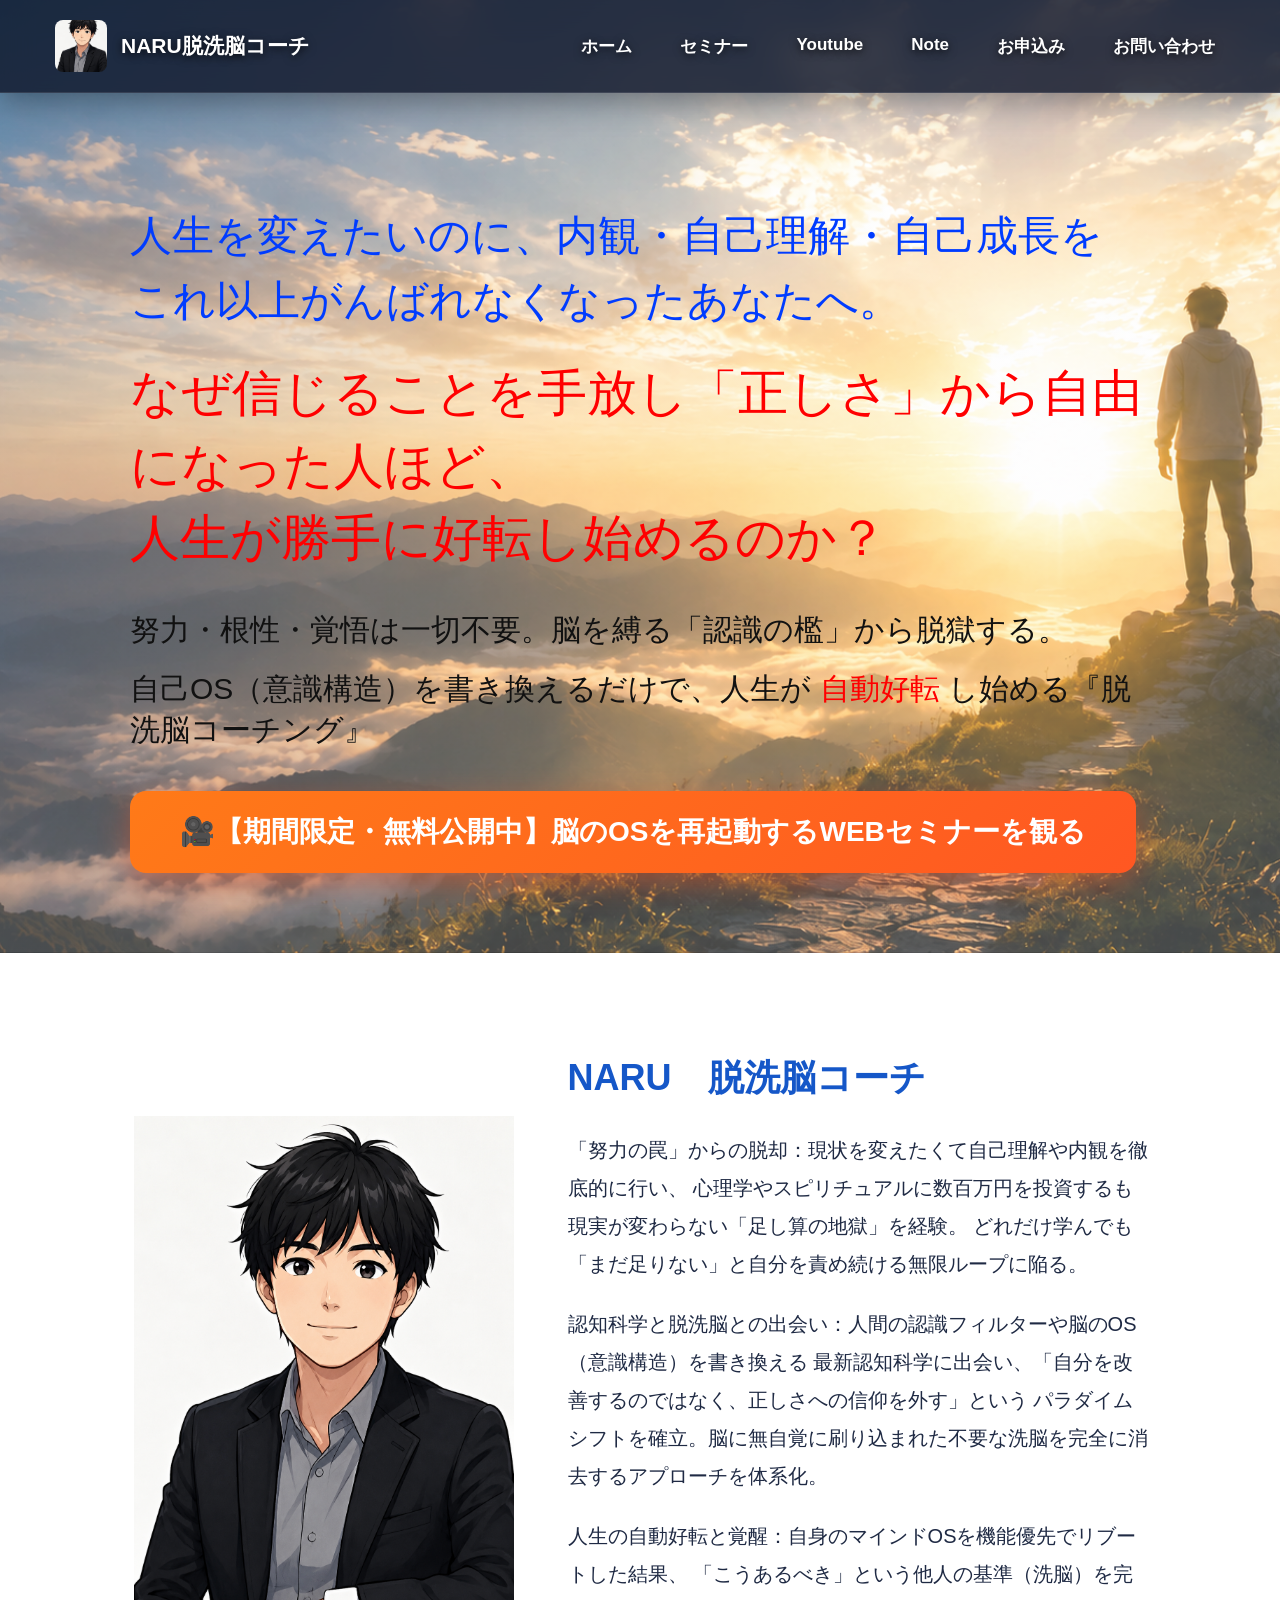
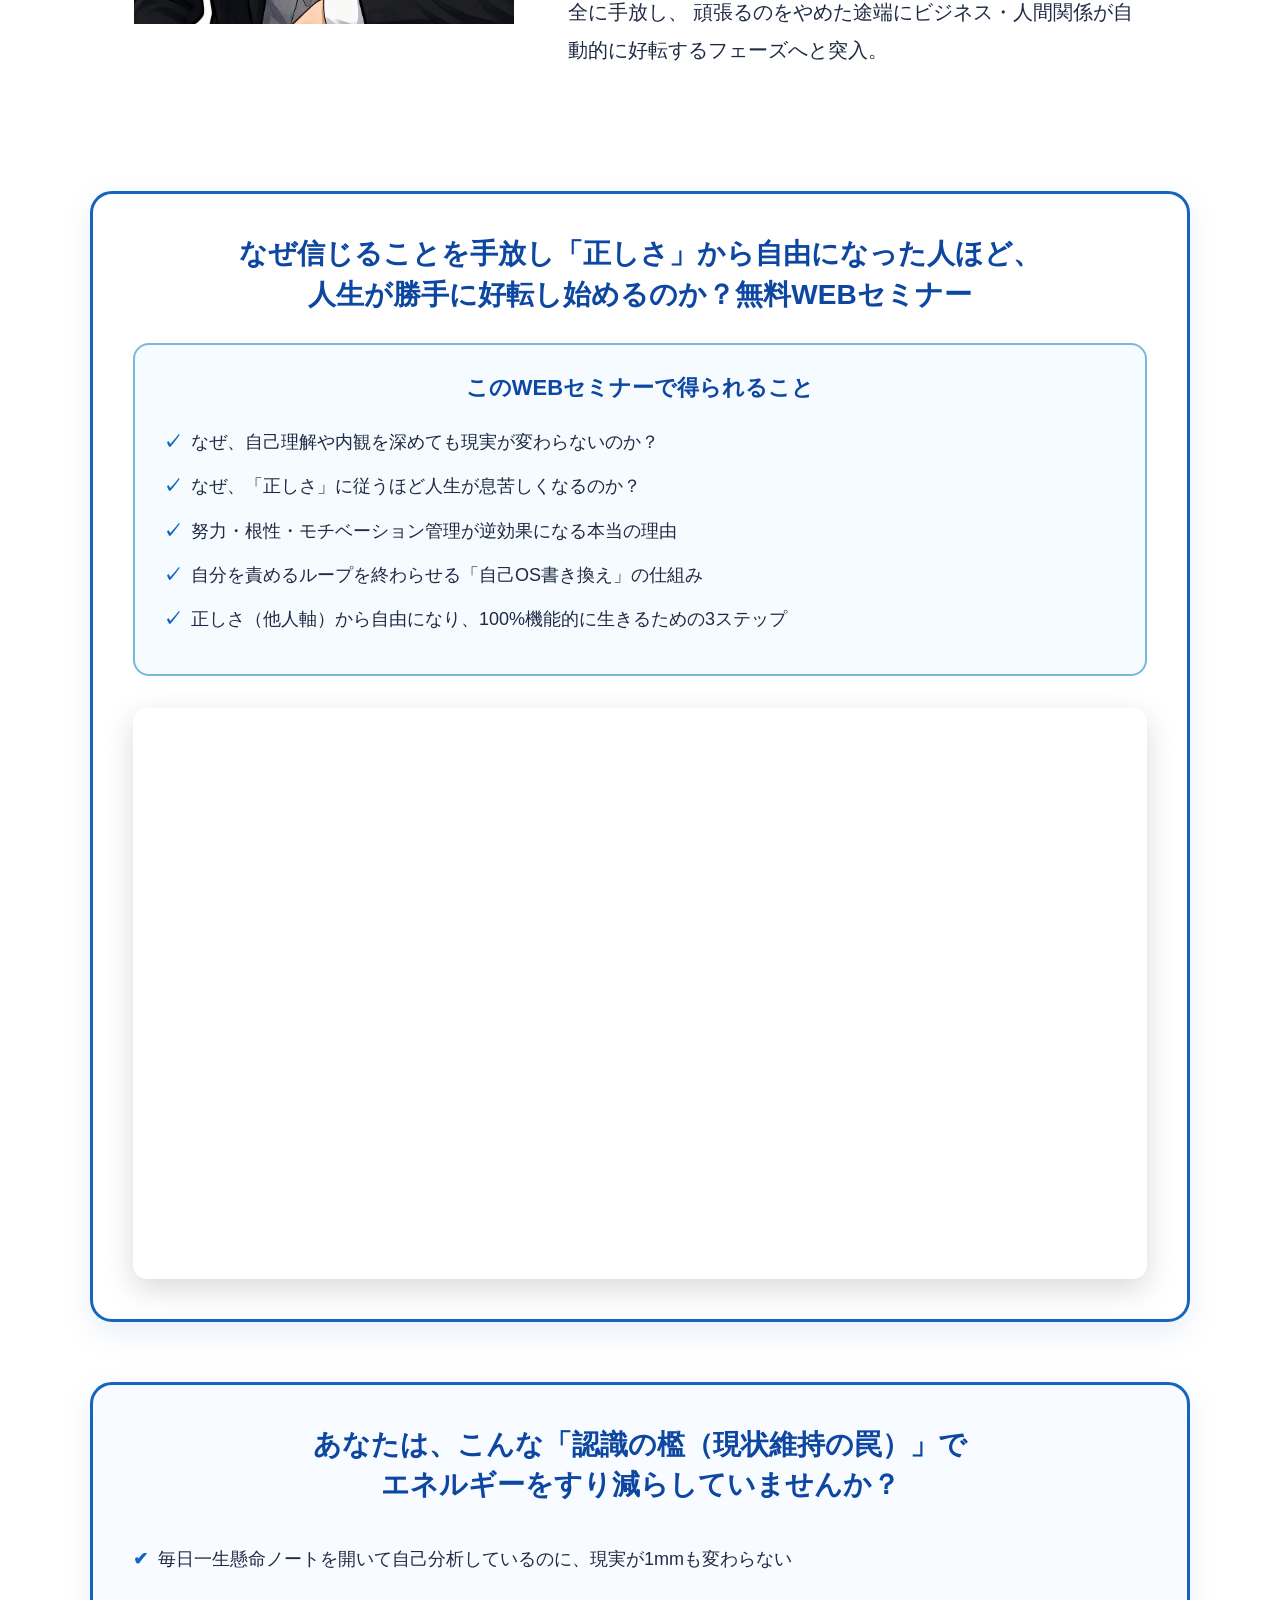
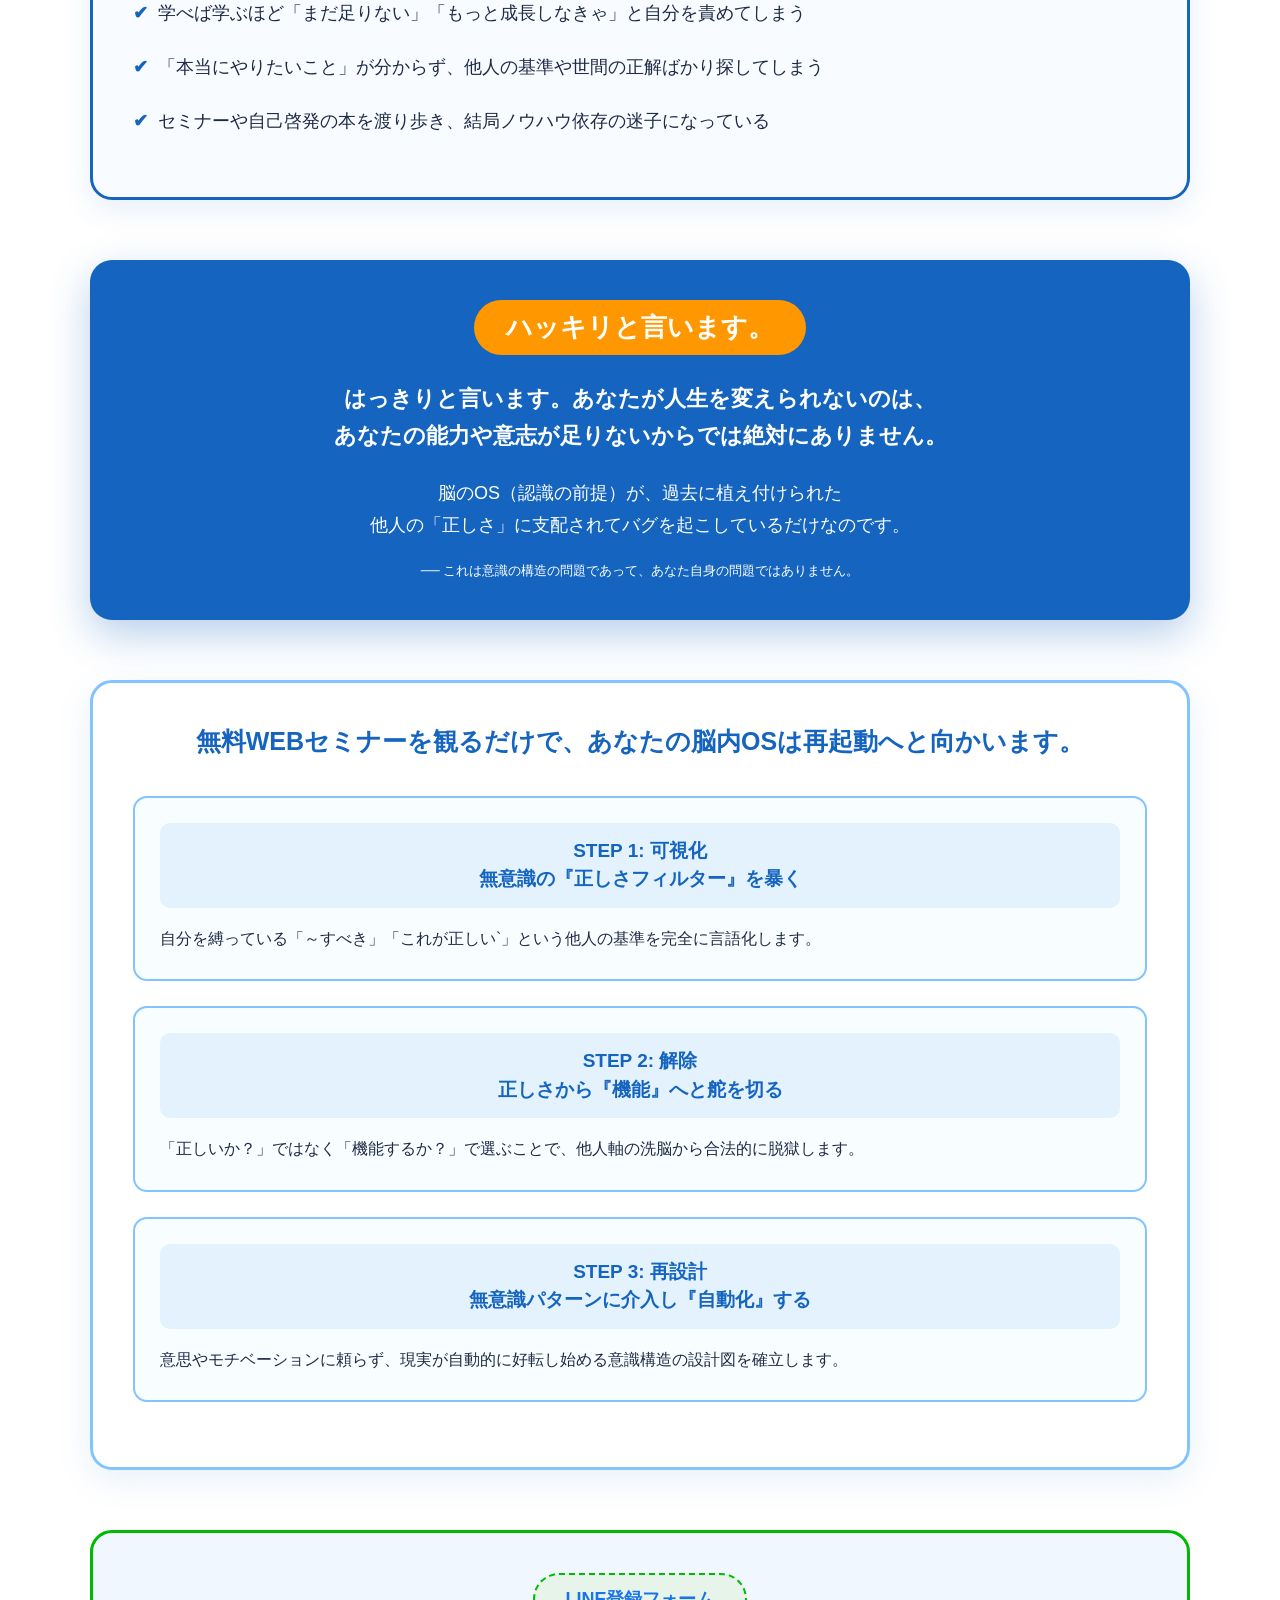
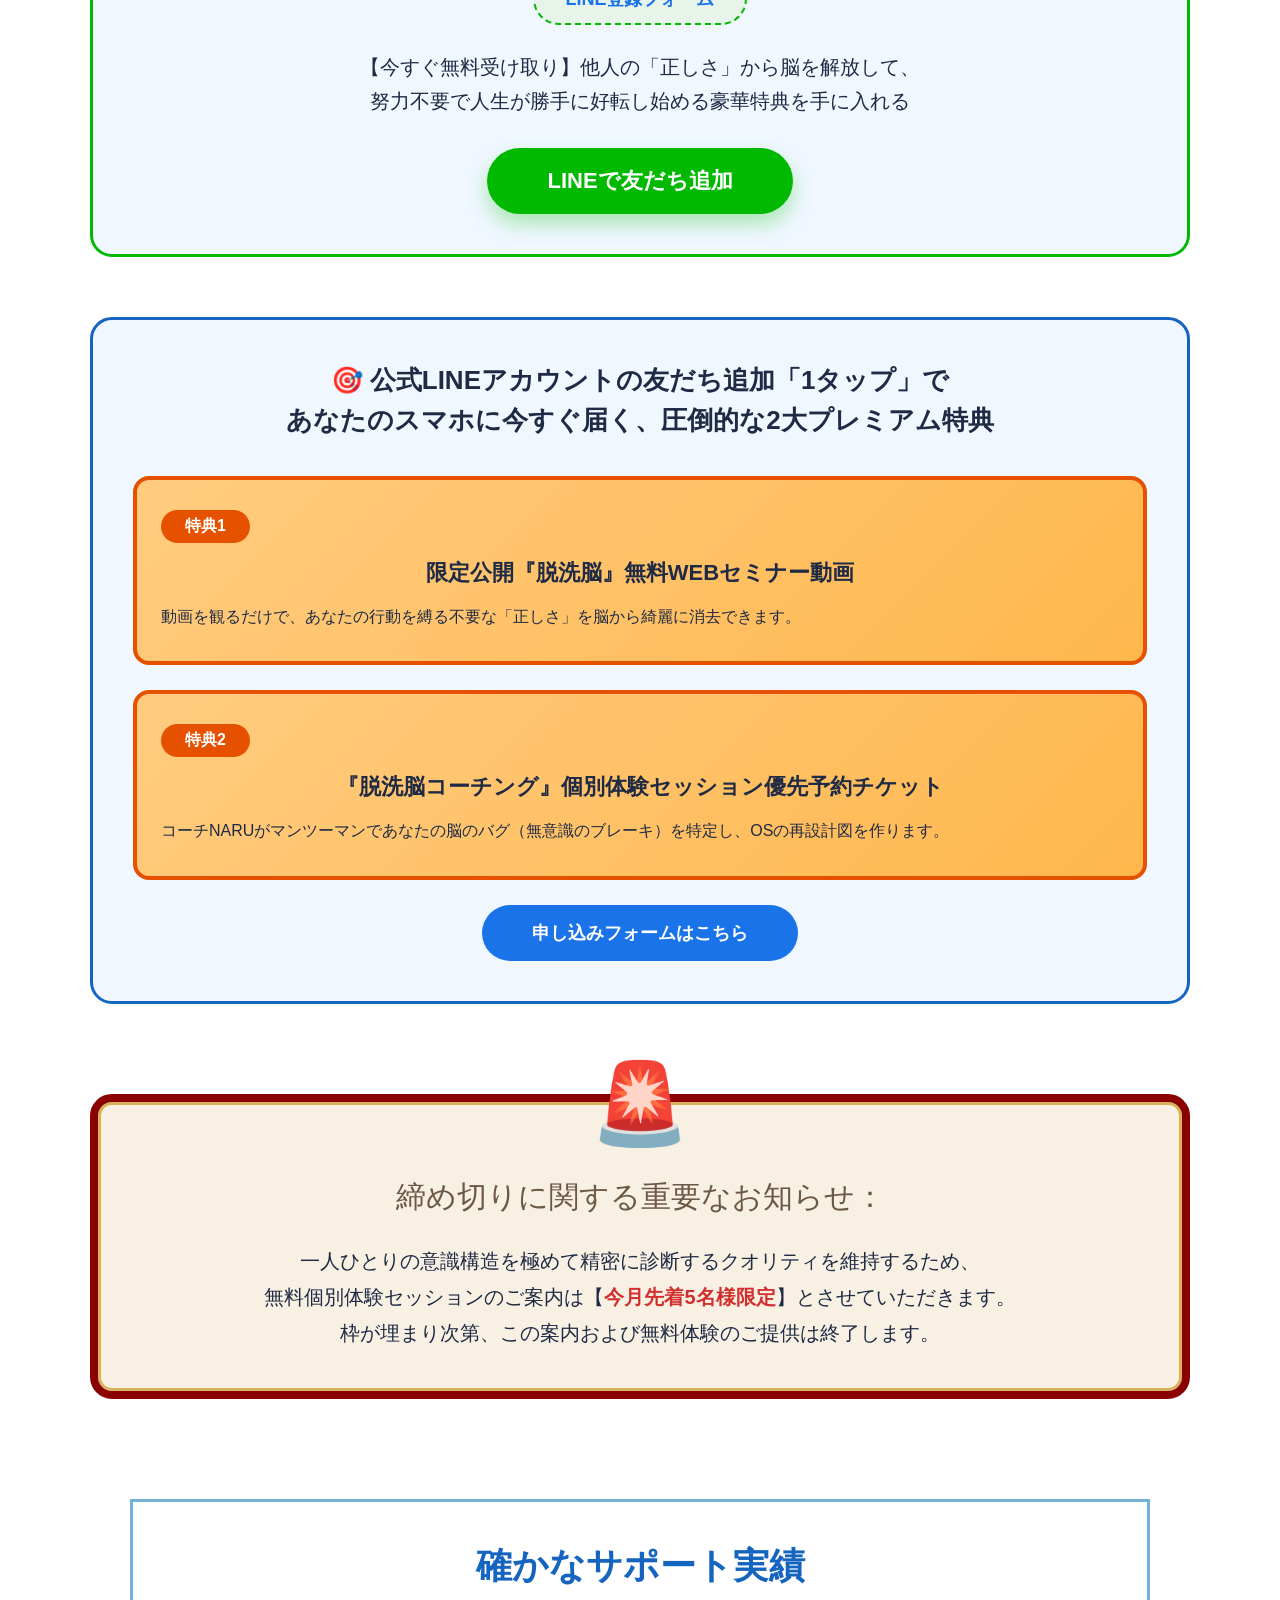
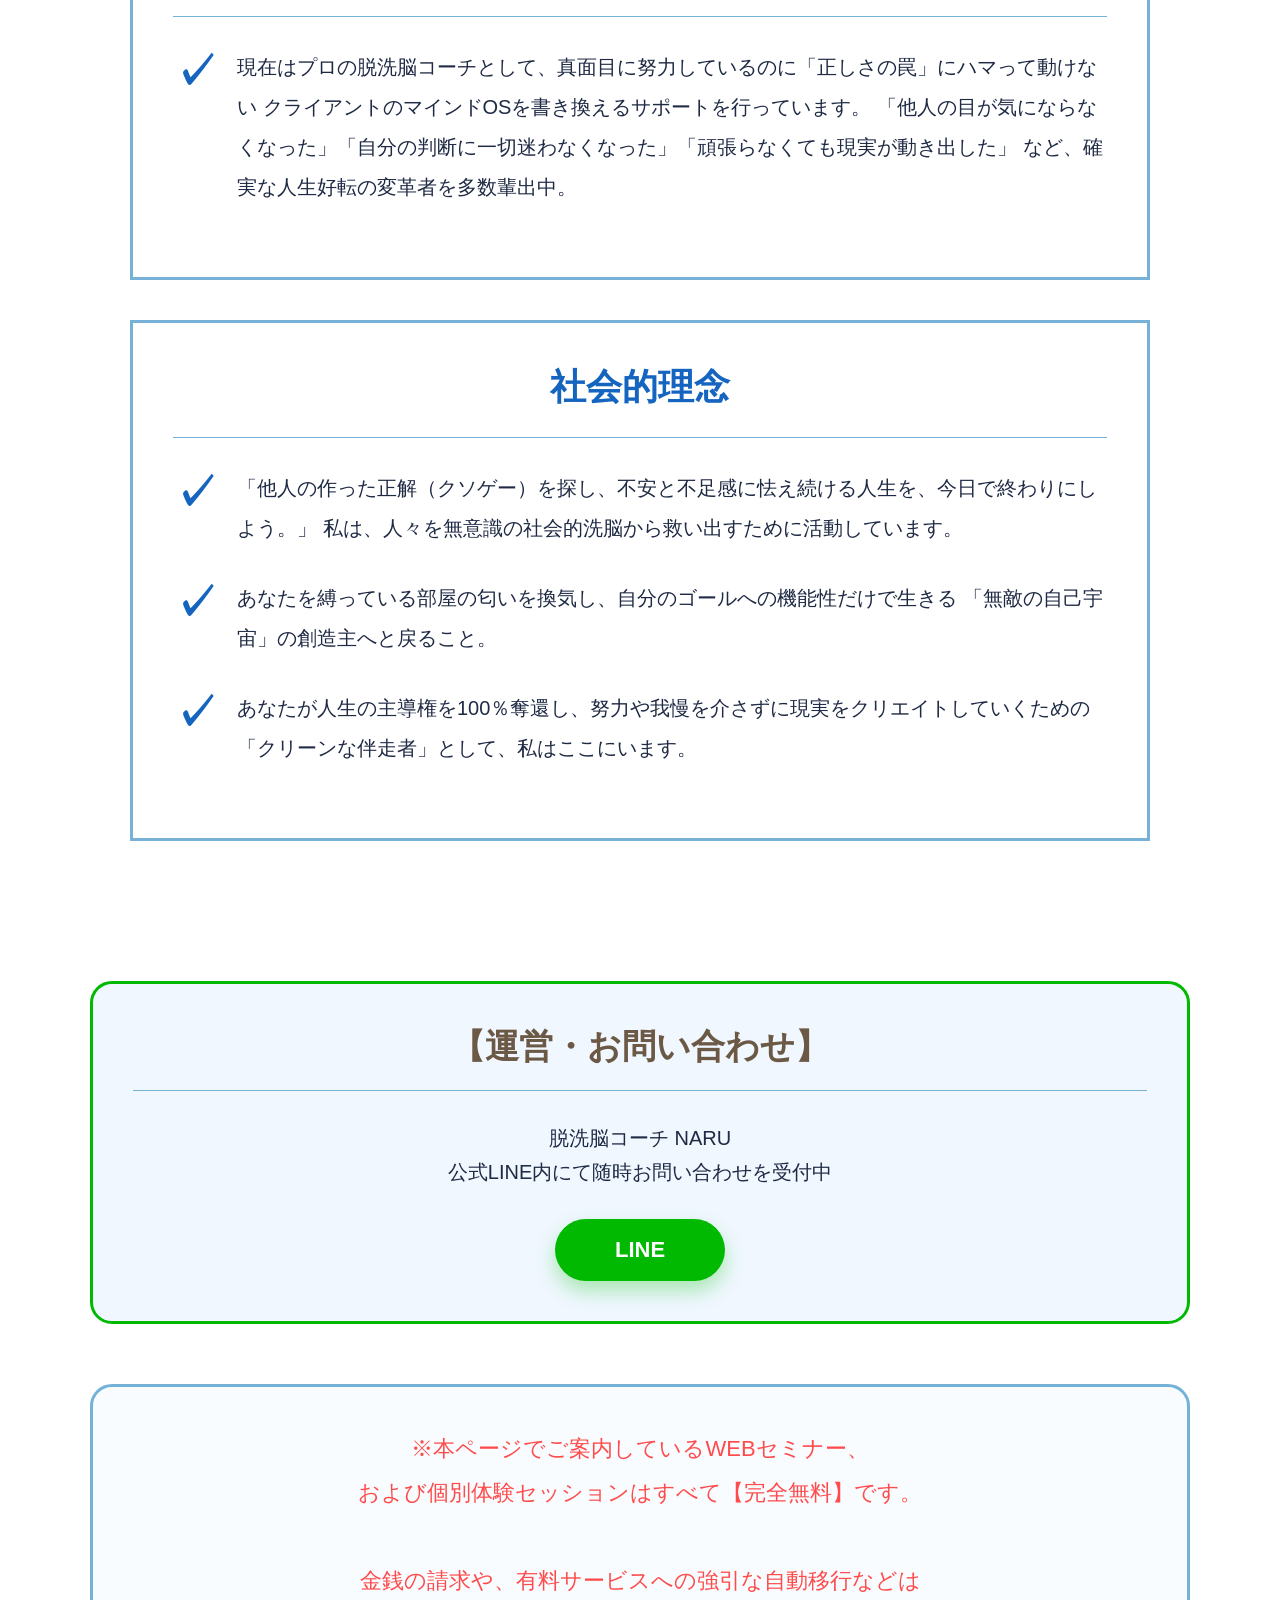
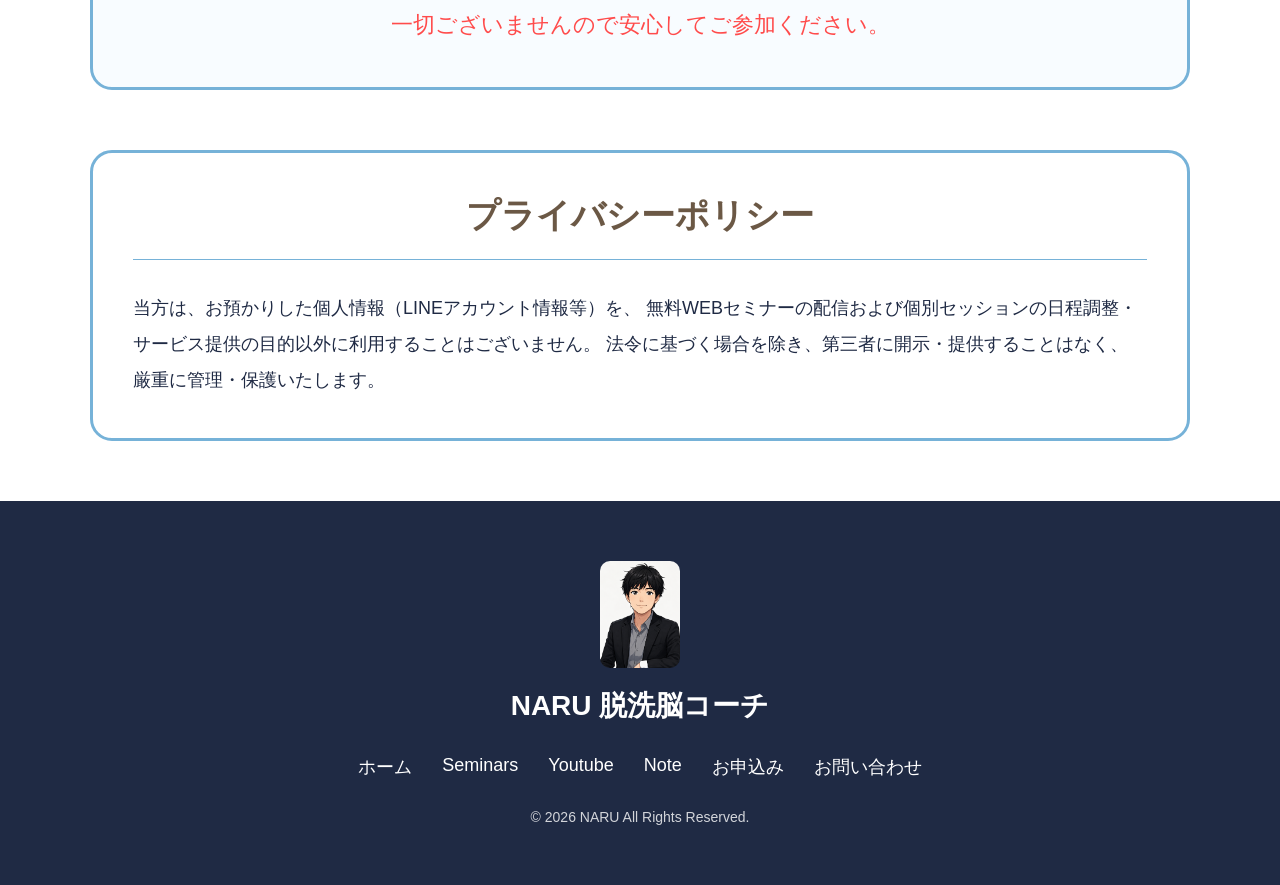
<file: index.html>
<!DOCTYPE html>
<html lang="ja">
<head>
  <meta charset="UTF-8">
  <meta name="viewport" content="width=device-width, initial-scale=1.0">
  <title>NARU脱洗脳コーチ</title>
  <link rel="icon" type="image/png" href="Logo.png">
  <link rel="stylesheet" href="style.css">
</head>
<body>

<section class="hero" id="home">
  <nav class="navbar">
    <div class="logo">
      <img src="Logo.png" alt="NARU">
      <span>NARU脱洗脳コーチ</span>
    </div>

    <ul>
      <li><a href="#home">ホーム</a></li>
      <li><a href="seminar.html">セミナー</a></li>
      <li><a href="https://www.youtube.com/@MinoOrStern7" target="_blank">Youtube</a></li>
      <li><a href="https://note.com/hipersternmind" target="_blank">Note</a></li>
      <li><a href="https://docs.google.com/forms/d/e/1FAIpQLSctoF_4XLs9bSMyJfrhkEGH-So_X0XTidDN6QnlRENtwYpodQ/viewform" target="_blank">お申込み</a></li>
      <li><a href="https://line.me/R/ti/p/@613htqhw?ts=06072100&oat_content=url" target="_blank">お問い合わせ</a></li>
    </ul>
  </nav>

  <div class="hero-content">
    <h2 class="blue">
      人生を変えたいのに、内観・自己理解・自己成長を<br>
      これ以上がんばれなくなったあなたへ。
    </h2>

    <h1 class="red">
      なぜ信じることを手放し「正しさ」から自由になった人ほど、<br>
      人生が勝手に好転し始めるのか？
    </h1>

    <p class="sub1">努力・根性・覚悟は一切不要。脳を縛る「認識の檻」から脱獄する。</p>

    <p class="sub2">
      自己OS（意識構造）を書き換えるだけで、人生が
      <span>自動好転</span>
      し始める『脱洗脳コーチング』
    </p>

    <a href="seminar.html" class="btn">
      🎥【期間限定・無料公開中】脳のOSを再起動するWEBセミナーを観る
    </a>
  </div>
</section>

<section class="coach-section">
  <div class="coach-image">
    <img src="Logo.png" alt="NARU coach">
  </div>

  <div class="coach-text">
    <h2><span>NARU</span>　脱洗脳コーチ</h2>

    <p>
      「努力の罠」からの脱却：現状を変えたくて自己理解や内観を徹底的に行い、
      心理学やスピリチュアルに数百万円を投資するも現実が変わらない「足し算の地獄」を経験。
      どれだけ学んでも「まだ足りない」と自分を責め続ける無限ループに陥る。
    </p>

    <p>
      認知科学と脱洗脳との出会い：人間の認識フィルターや脳のOS（意識構造）を書き換える
      最新認知科学に出会い、「自分を改善するのではなく、正しさへの信仰を外す」という
      パラダイムシフトを確立。脳に無自覚に刷り込まれた不要な洗脳を完全に消去するアプローチを体系化。
    </p>

    <p>
      人生の自動好転と覚醒：自身のマインドOSを機能優先でリブートした結果、
      「こうあるべき」という他人の基準（洗脳）を完全に手放し、
      頑張るのをやめた途端にビジネス・人間関係が自動的に好転するフェーズへと突入。
    </p>
  </div>
</section>

<section class="webinar-box" id="seminar">
  <h2 class="webinar-title">
    なぜ信じることを手放し「正しさ」から自由になった人ほど、<br>
    人生が勝手に好転し始めるのか？無料WEBセミナー
  </h2>

  <div class="benefit-box">
    <p class="benefit-title">このWEBセミナーで得られること</p>

    <div class="benefit-list">
      <div class="benefit-item"><span>✓</span>なぜ、自己理解や内観を深めても現実が変わらないのか？</div>
      <div class="benefit-item"><span>✓</span>なぜ、「正しさ」に従うほど人生が息苦しくなるのか？</div>
      <div class="benefit-item"><span>✓</span>努力・根性・モチベーション管理が逆効果になる本当の理由</div>
      <div class="benefit-item"><span>✓</span>自分を責めるループを終わらせる「自己OS書き換え」の仕組み</div>
      <div class="benefit-item"><span>✓</span>正しさ（他人軸）から自由になり、100%機能的に生きるための3ステップ</div>
    </div>
  </div>

  <div class="video-wrap">
    <iframe
      src="https://www.youtube.com/embed/ZmZPcYq2x6s"
      title="次世代マインドOS・リブートプログラム無料WEBセミナー"
      frameborder="0"
      allowfullscreen>
    </iframe>
  </div>
</section>

<section class="problem-section">
  <h2>
    あなたは、こんな「認識の檻（現状維持の罠）」で<br>
    エネルギーをすり減らしていませんか？
  </h2>

  <ul>
    <li><span>✔</span>毎日一生懸命ノートを開いて自己分析しているのに、現実が1mmも変わらない</li>
    <li><span>✔</span>学べば学ぶほど「まだ足りない」「もっと成長しなきゃ」と自分を責めてしまう</li>
    <li><span>✔</span>「本当にやりたいこと」が分からず、他人の基準や世間の正解ばかり探してしまう</li>
    <li><span>✔</span>セミナーや自己啓発の本を渡り歩き、結局ノウハウ依存の迷子になっている</li>
  </ul>
</section>

<section class="message-section">
  <div class="label">ハッキリと言います。</div>

  <h2>
    はっきりと言います。あなたが人生を変えられないのは、<br>
    あなたの能力や意志が足りないからでは絶対にありません。
  </h2>

  <p>
    脳のOS（認識の前提）が、過去に植え付けられた<br>
    他人の「正しさ」に支配されてバグを起こしているだけなのです。
  </p>

  <small>── これは意識の構造の問題であって、あなた自身の問題ではありません。</small>
</section>

<section class="content-section">
  <h2>
    無料WEBセミナーを観るだけで、あなたの脳内OSは再起動へと向かいます。
  </h2>

  <div class="content-card">
    <h3>STEP 1: 可視化<br>無意識の『正しさフィルター』を暴く</h3>
    <p>自分を縛っている「～すべき」「これが正しい`」という他人の基準を完全に言語化します。</p>
  </div>

  <div class="content-card">
    <h3>STEP 2: 解除<br>正しさから『機能』へと舵を切る</h3>
    <p>「正しいか？」ではなく「機能するか？」で選ぶことで、他人軸の洗脳から合法的に脱獄します。</p>
  </div>

  <div class="content-card">
    <h3>STEP 3: 再設計<br>無意識パターンに介入し『自動化』する</h3>
    <p>意思やモチベーションに頼らず、現実が自動的に好転し始める意識構造の設計図を確立します。</p>
  </div>
</section>

<section class="line-section">
  <div class="line-label">LINE登録フォーム</div>

  <p>
    【今すぐ無料受け取り】他人の「正しさ」から脳を解放して、<br>
    努力不要で人生が勝手に好転し始める豪華特典を手に入れる
  </p>

  <a href="https://line.me/R/ti/p/@613htqhw?ts=06072100&oat_content=url" target="_blank">
    LINEで友だち追加
  </a>
</section>

<section class="bonus-section" id="form">
  <h2>
    🎯 公式LINEアカウントの友だち追加「1タップ」で<br>
    あなたのスマホに今すぐ届く、圧倒的な2大プレミアム特典
  </h2>

  <div class="bonus-card">
    <span>特典1</span>
    <h3>限定公開『脱洗脳』無料WEBセミナー動画</h3>
    <p>動画を観るだけで、あなたの行動を縛る不要な「正しさ」を脳から綺麗に消去できます。</p>
  </div>

  <div class="bonus-card">
    <span>特典2</span>
    <h3>『脱洗脳コーチング』個別体験セッション優先予約チケット</h3>
    <p>コーチNARUがマンツーマンであなたの脳のバグ（無意識のブレーキ）を特定し、OSの再設計図を作ります。</p>
  </div>

  <a class="form-btn" href="https://docs.google.com/forms/d/e/1FAIpQLSctoF_4XLs9bSMyJfrhkEGH-So_X0XTidDN6QnlRENtwYpodQ/viewform" target="_blank">
    申し込みフォームはこちら
  </a>
</section>

<section class="notice-box">
  <div class="icon">🚨</div>
  <h2>締め切りに関する重要なお知らせ：</h2>

  <p>
    一人ひとりの意識構造を極めて精密に診断するクオリティを維持するため、<br>
    無料個別体験セッションのご案内は【<strong>今月先着5名様限定</strong>】とさせていただきます。<br>
    枠が埋まり次第、この案内および無料体験のご提供は終了します。
  </p>
</section>

<section class="support-section">
  <div class="support-box">
    <h2>確かなサポート実績</h2>

    <div class="support-item">
      <span>✓</span>
      <p>
        現在はプロの脱洗脳コーチとして、真面目に努力しているのに「正しさの罠」にハマって動けない
        クライアントのマインドOSを書き換えるサポートを行っています。
        「他人の目が気にならなくなった」「自分の判断に一切迷わなくなった」「頑張らなくても現実が動き出した」
        など、確実な人生好転の変革者を多数輩出中。
      </p>
    </div>
  </div>

  <div class="support-box">
    <h2>社会的理念</h2>

    <div class="support-item">
      <span>✓</span>
      <p>
        「他人の作った正解（クソゲー）を探し、不安と不足感に怯え続ける人生を、今日で終わりにしよう。」
        私は、人々を無意識の社会的洗脳から救い出すために活動しています。
      </p>
    </div>

    <div class="support-item">
      <span>✓</span>
      <p>
        あなたを縛っている部屋の匂いを換気し、自分のゴールへの機能性だけで生きる
        「無敵の自己宇宙」の創造主へと戻ること。
      </p>
    </div>

    <div class="support-item">
      <span>✓</span>
      <p>
        あなたが人生の主導権を100％奪還し、努力や我慢を介さずに現実をクリエイトしていくための
        「クリーンな伴走者」として、私はここにいます。
      </p>
    </div>
  </div>
</section>

<section class="contact-area">
  <h2>【運営・お問い合わせ】</h2>

  <p>
    脱洗脳コーチ NARU<br>
    公式LINE内にて随時お問い合わせを受付中
  </p>

  <a href="https://line.me/R/ti/p/@613htqhw?ts=06072100&oat_content=url"
     target="_blank"
     class="line-contact-btn">
    LINE
  </a>
</section>

<section class="free-box">
  <p>
    ※本ページでご案内しているWEBセミナー、<br>
    および個別体験セッションはすべて【完全無料】です。<br><br>
    金銭の請求や、有料サービスへの強引な自動移行などは<br>
    一切ございませんので安心してご参加ください。
  </p>
</section>

<section class="privacy-box">
  <h2>プライバシーポリシー</h2>

  <p>
    当方は、お預かりした個人情報（LINEアカウント情報等）を、
    無料WEBセミナーの配信および個別セッションの日程調整・
    サービス提供の目的以外に利用することはございません。
    法令に基づく場合を除き、第三者に開示・提供することはなく、
    厳重に管理・保護いたします。
  </p>
</section>

<footer class="footer" id="contact">
  <div class="footer-logo">
    <img src="Logo.png" alt="NARU">
    <h3>NARU 脱洗脳コーチ</h3>
  </div>

  <div class="footer-links">
    <a href="#home">ホーム</a>
    <a href="seminar.html">Seminars</a>
    <a href="https://www.youtube.com/@MinoOrStern7" target="_blank">Youtube</a>
    <a href="https://note.com/hipersternmind" target="_blank">Note</a>
    <a href="https://docs.google.com/forms/d/e/1FAIpQLSctoF_4XLs9bSMyJfrhkEGH-So_X0XTidDN6QnlRENtwYpodQ/viewform" target="_blank">お申込み</a>
    <a href="https://line.me/R/ti/p/@613htqhw?ts=06072100&oat_content=url" target="_blank">お問い合わせ</a>
  </div>

  <p class="copyright">© 2026 NARU All Rights Reserved.</p>
</footer>

</body>
</html>
</file>
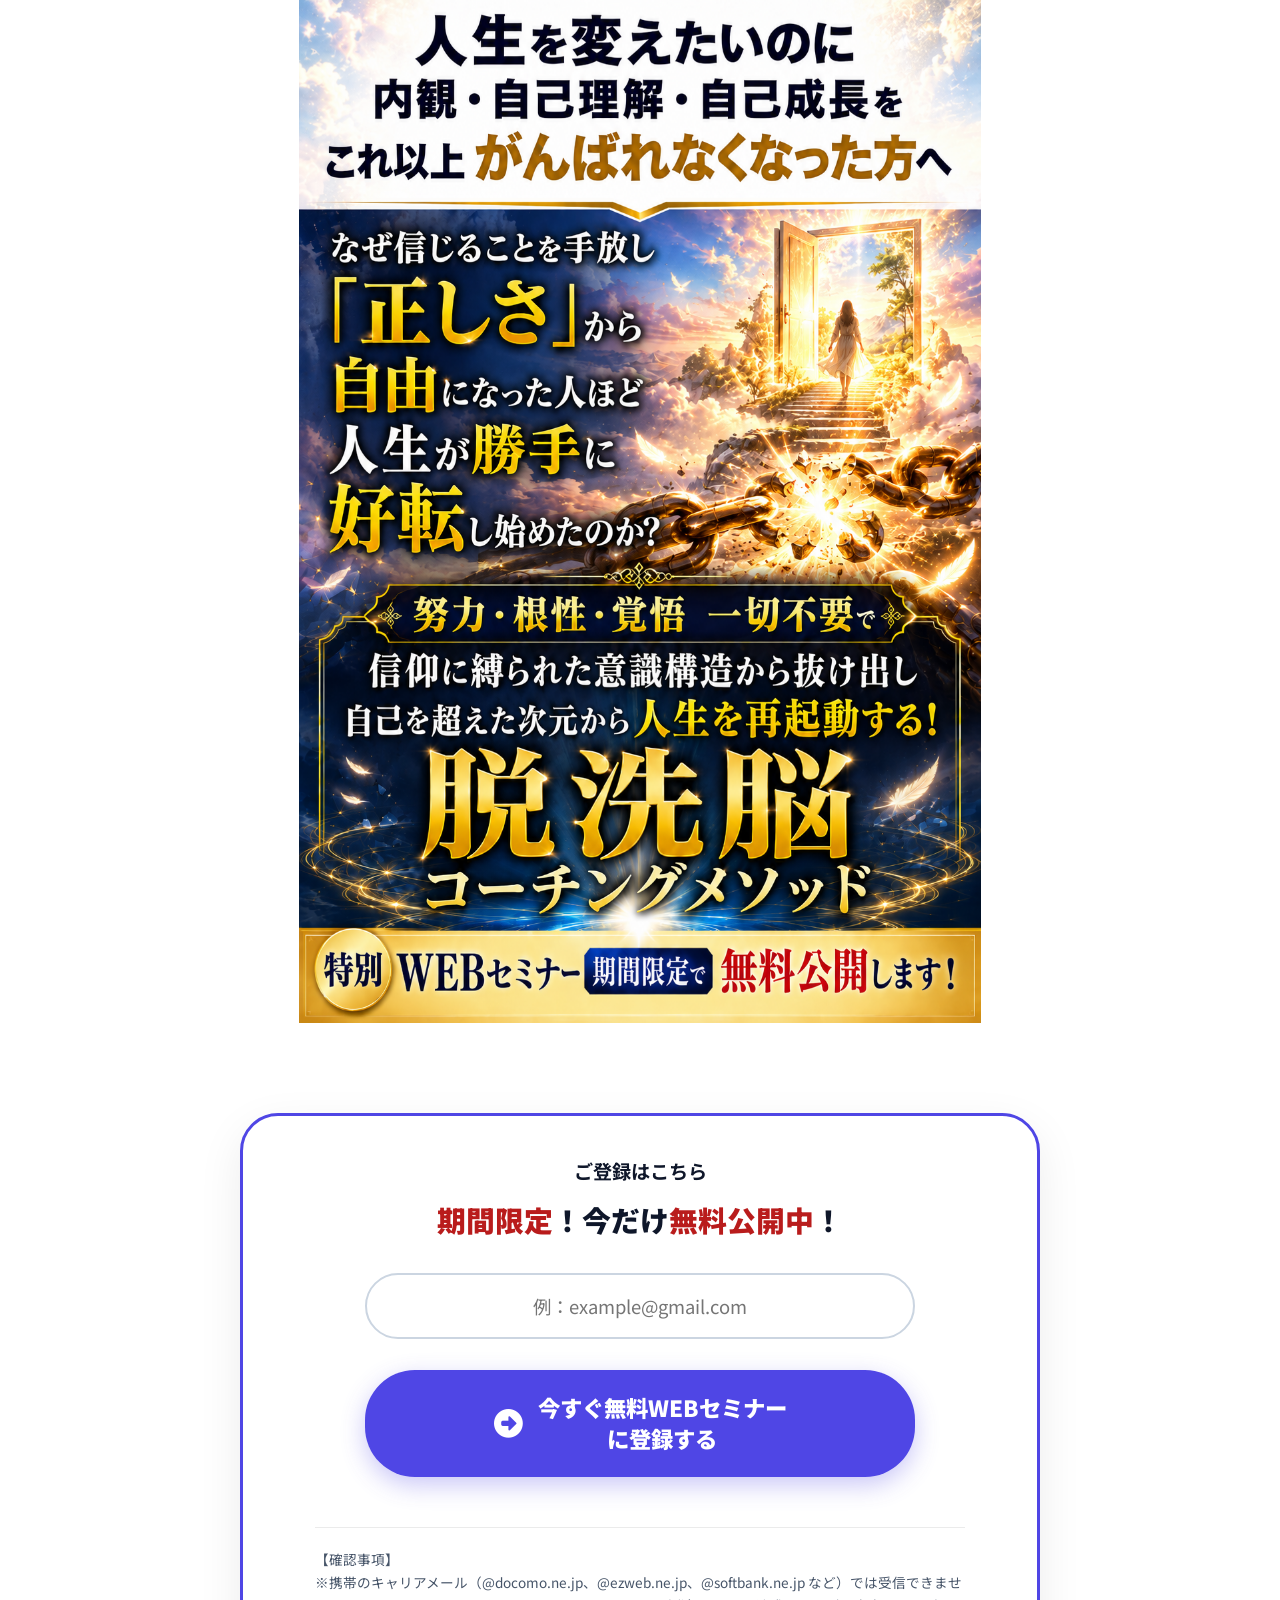
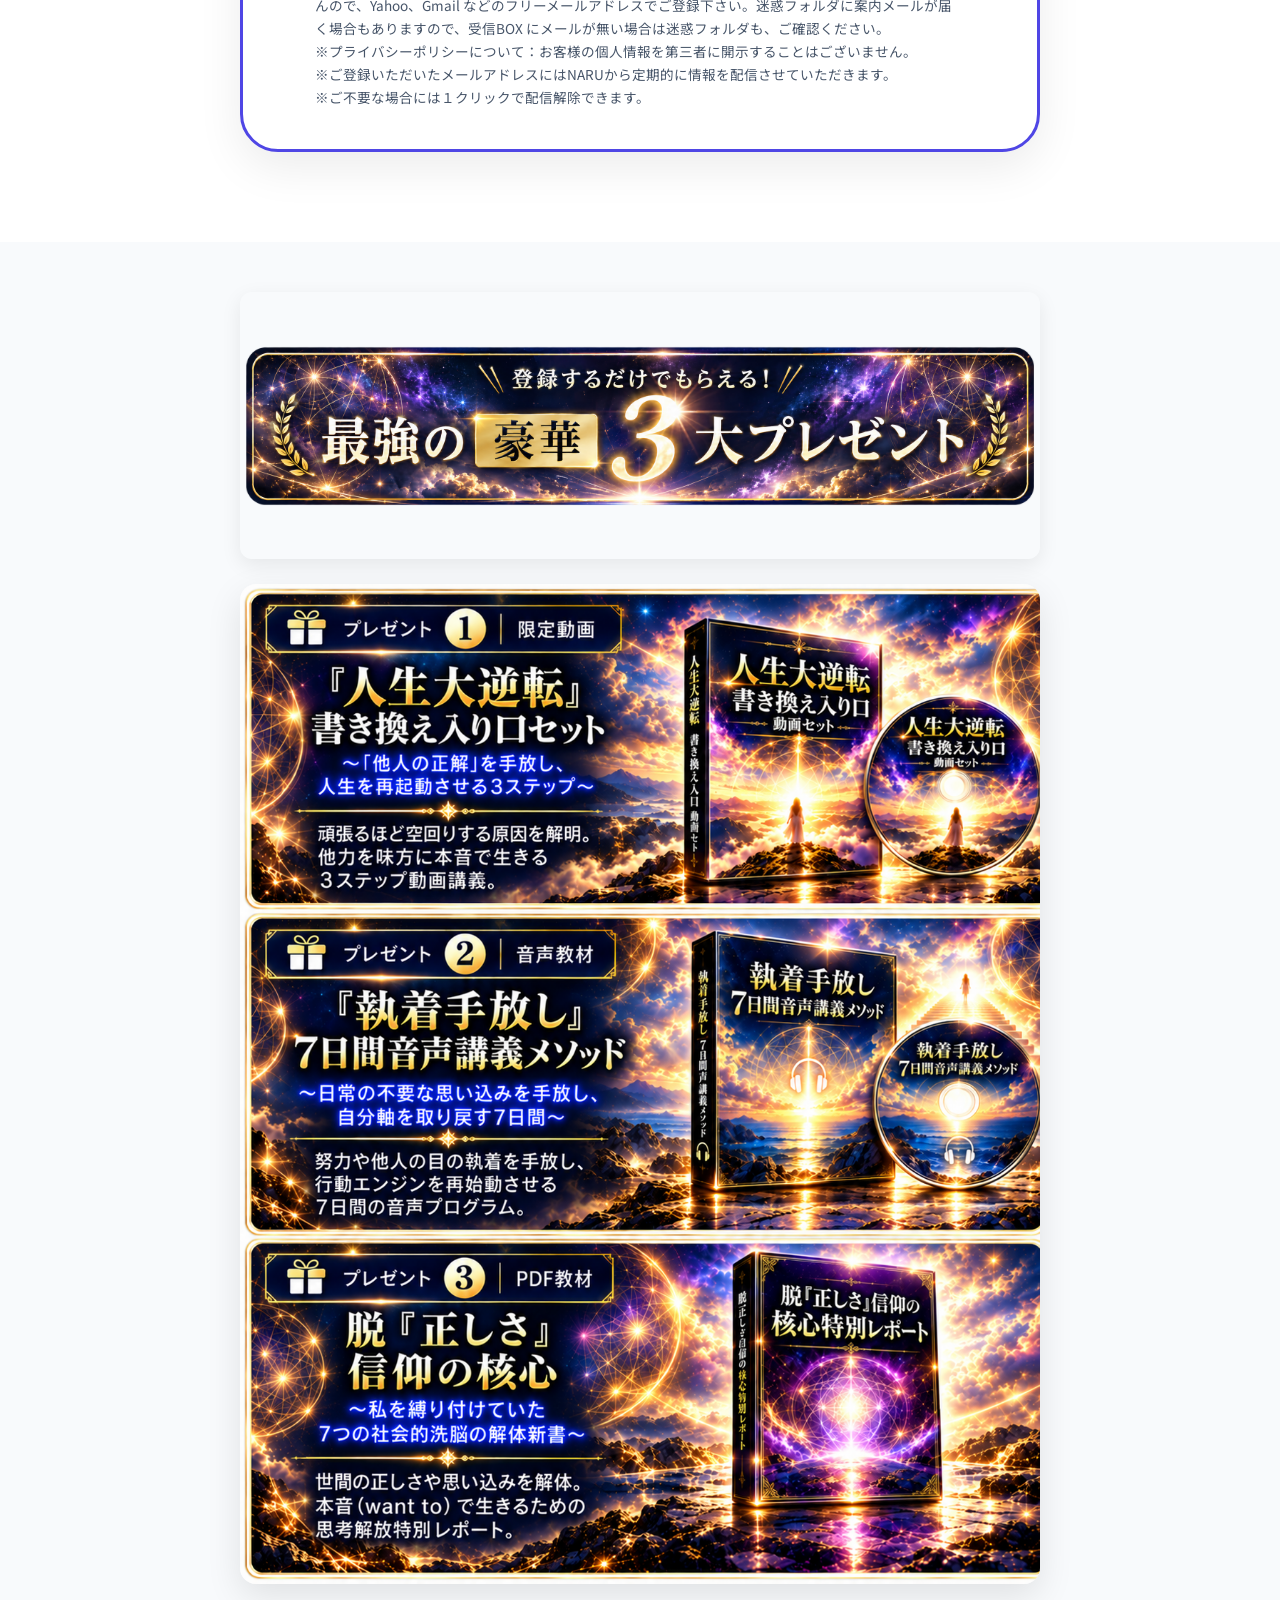
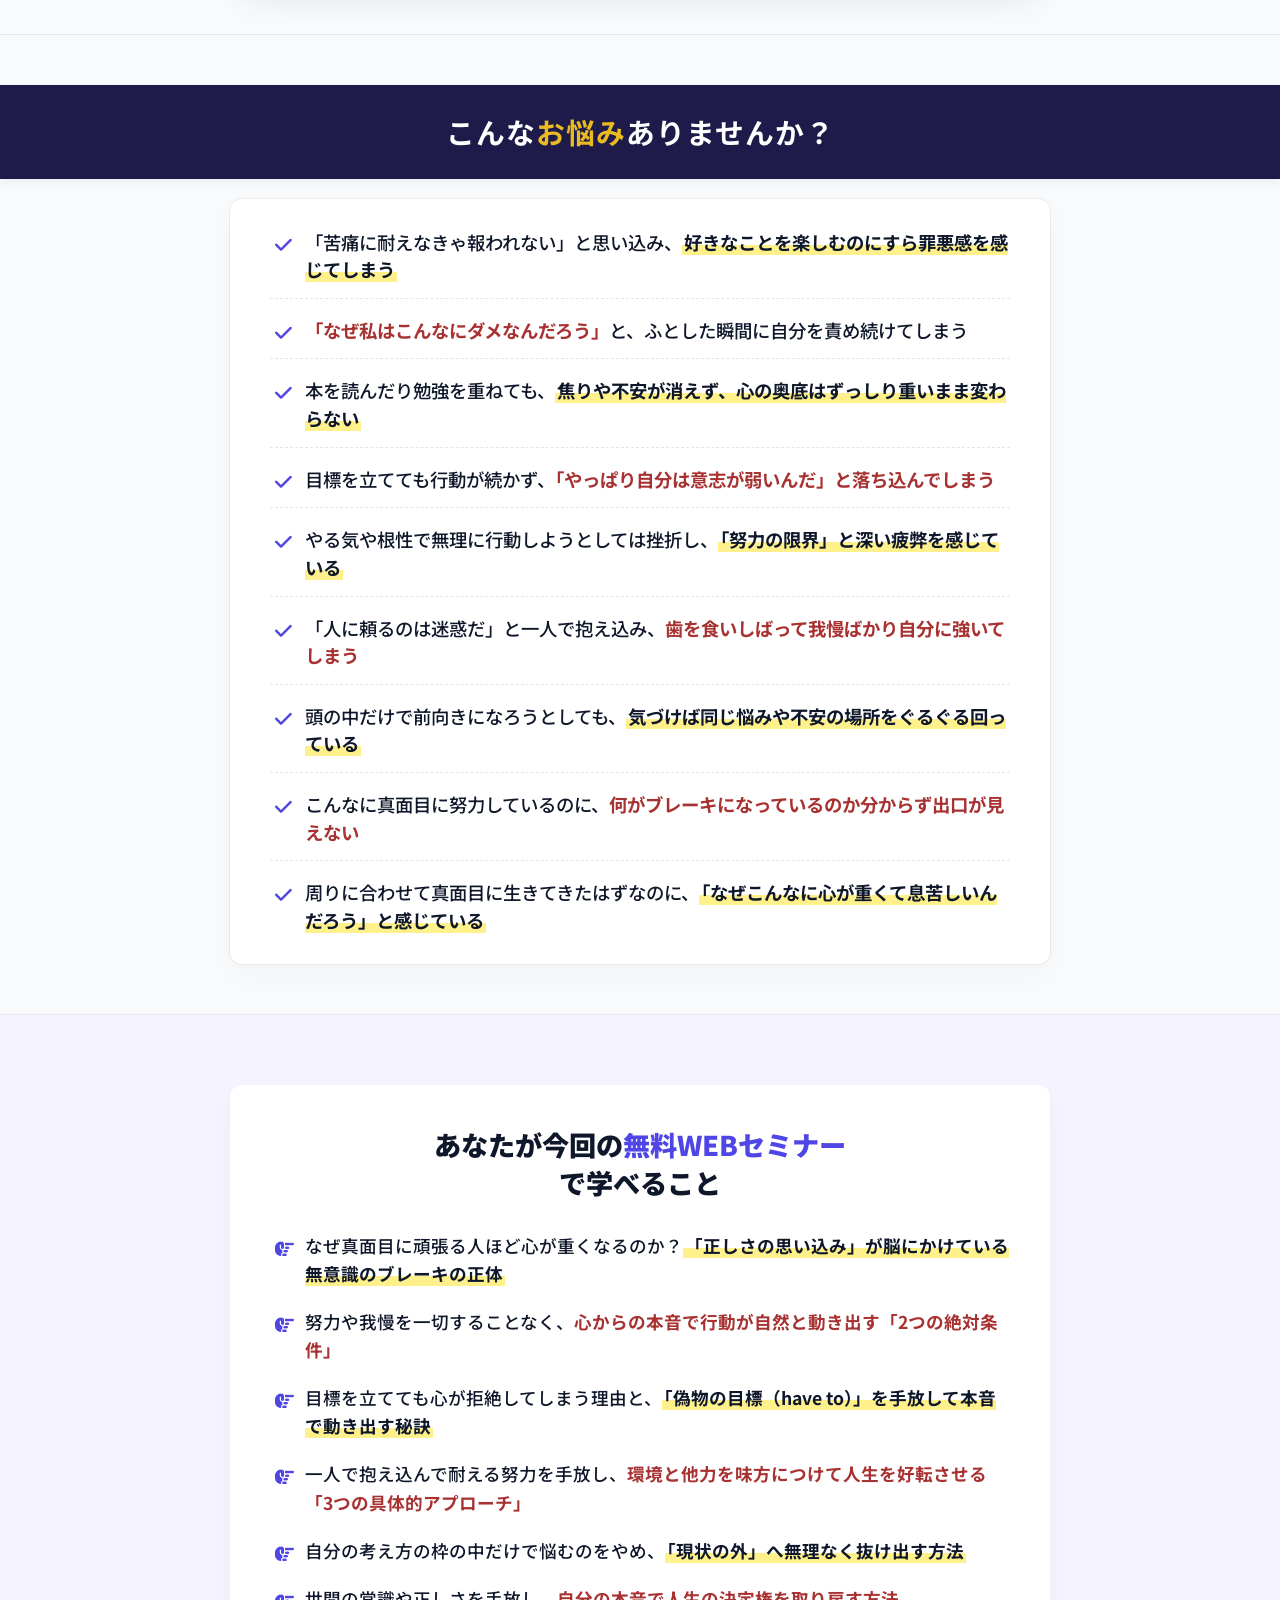
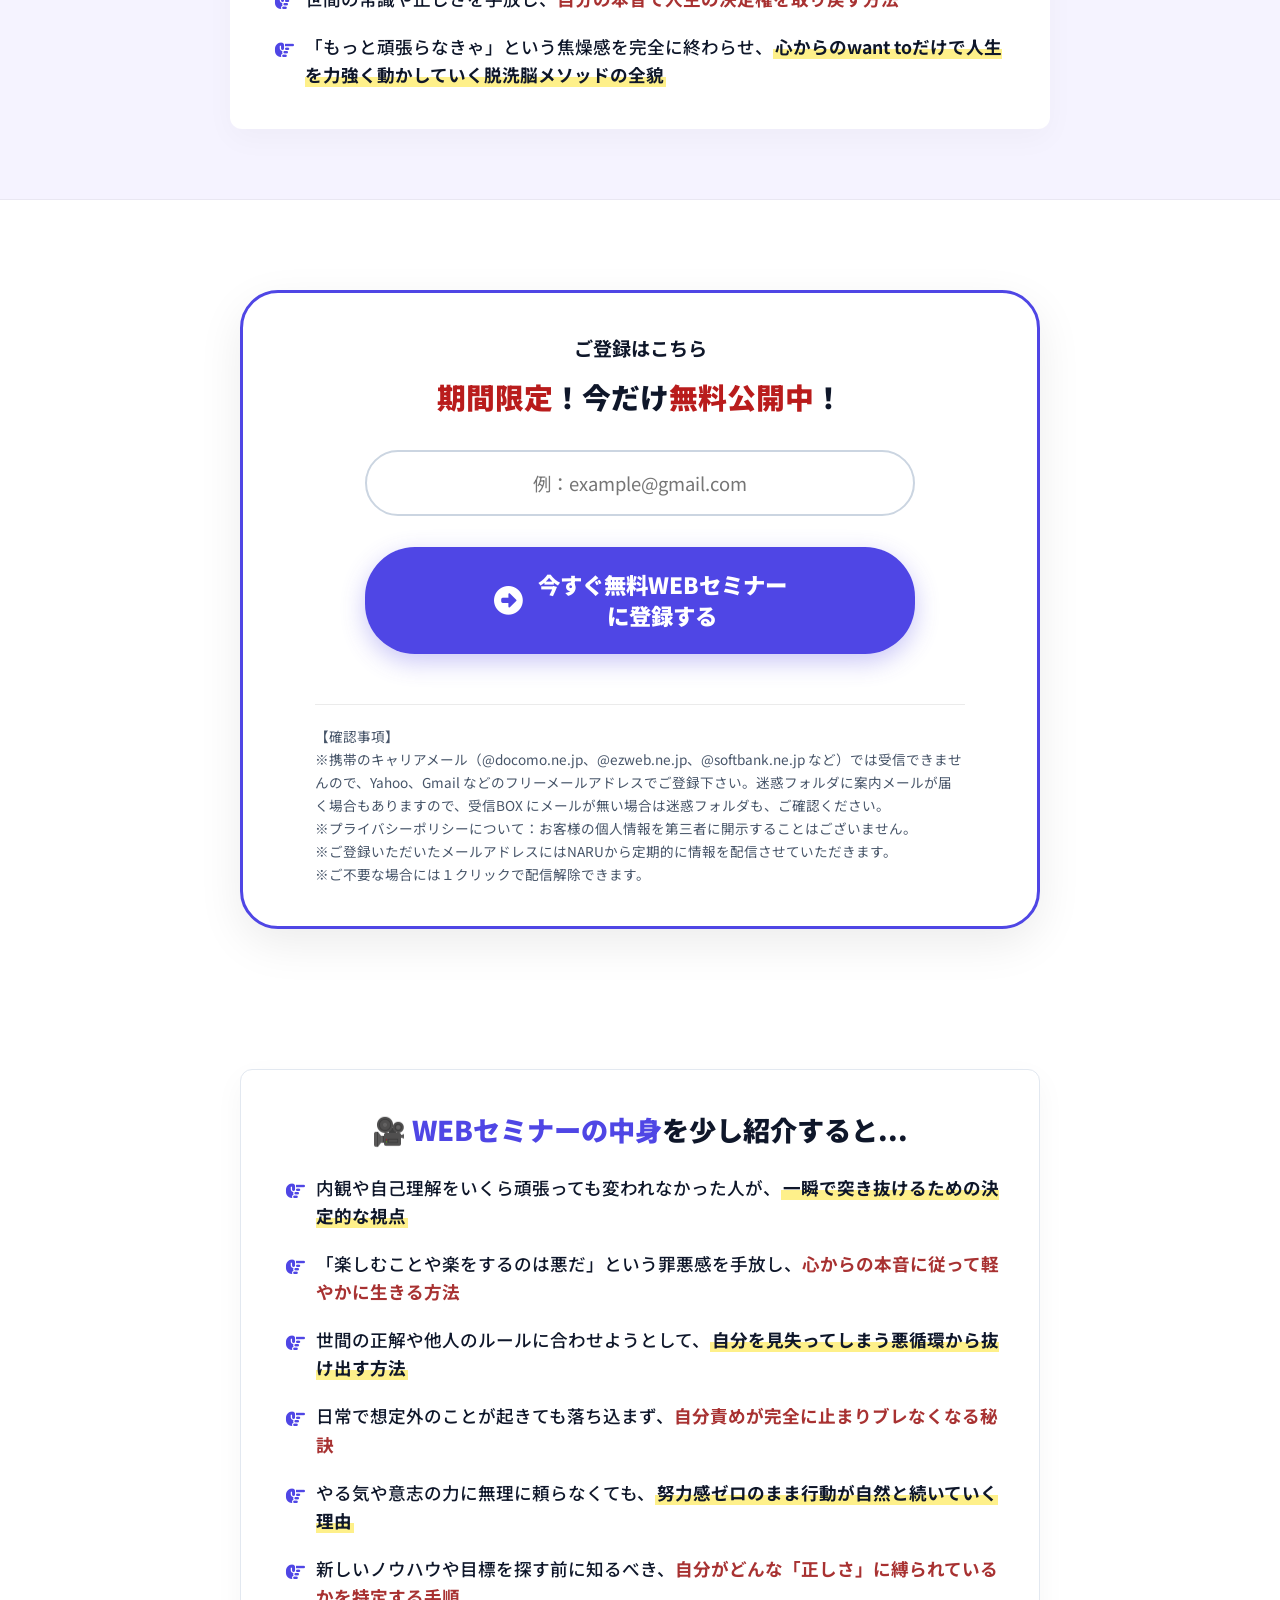
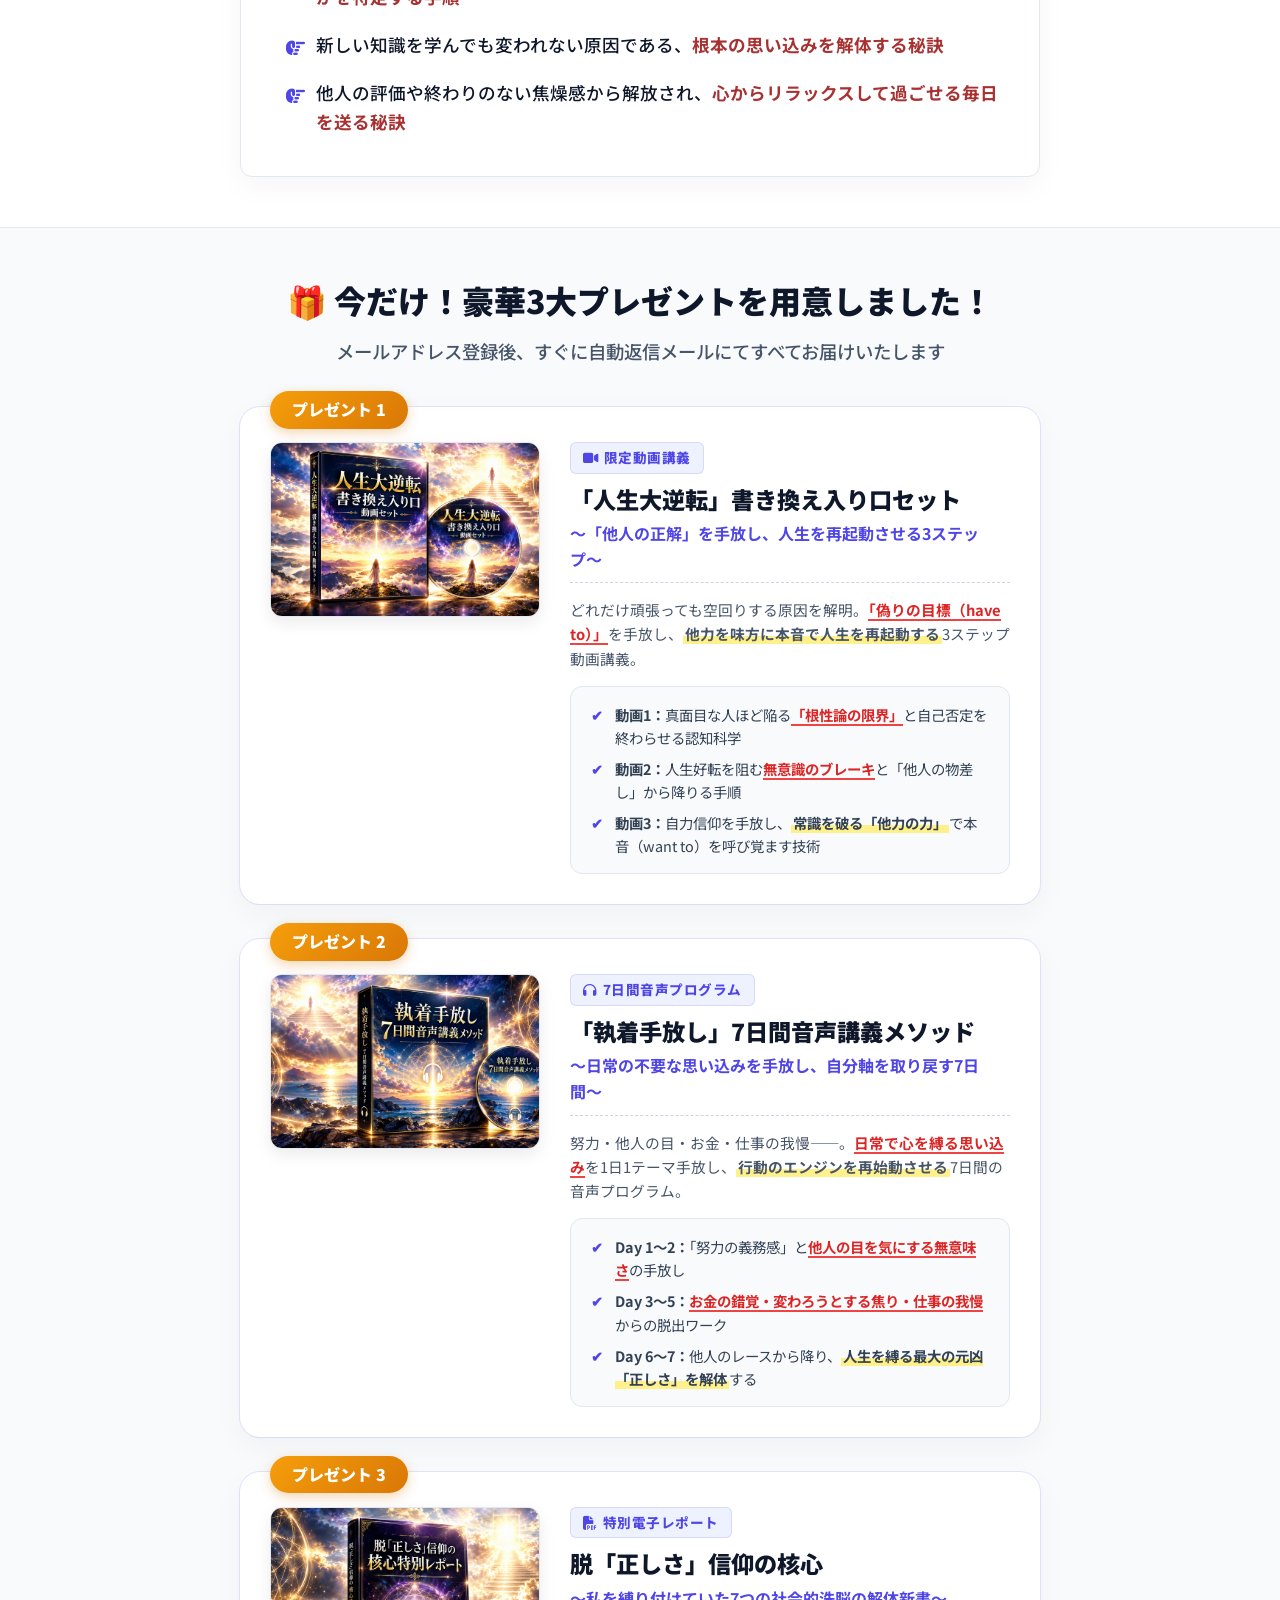
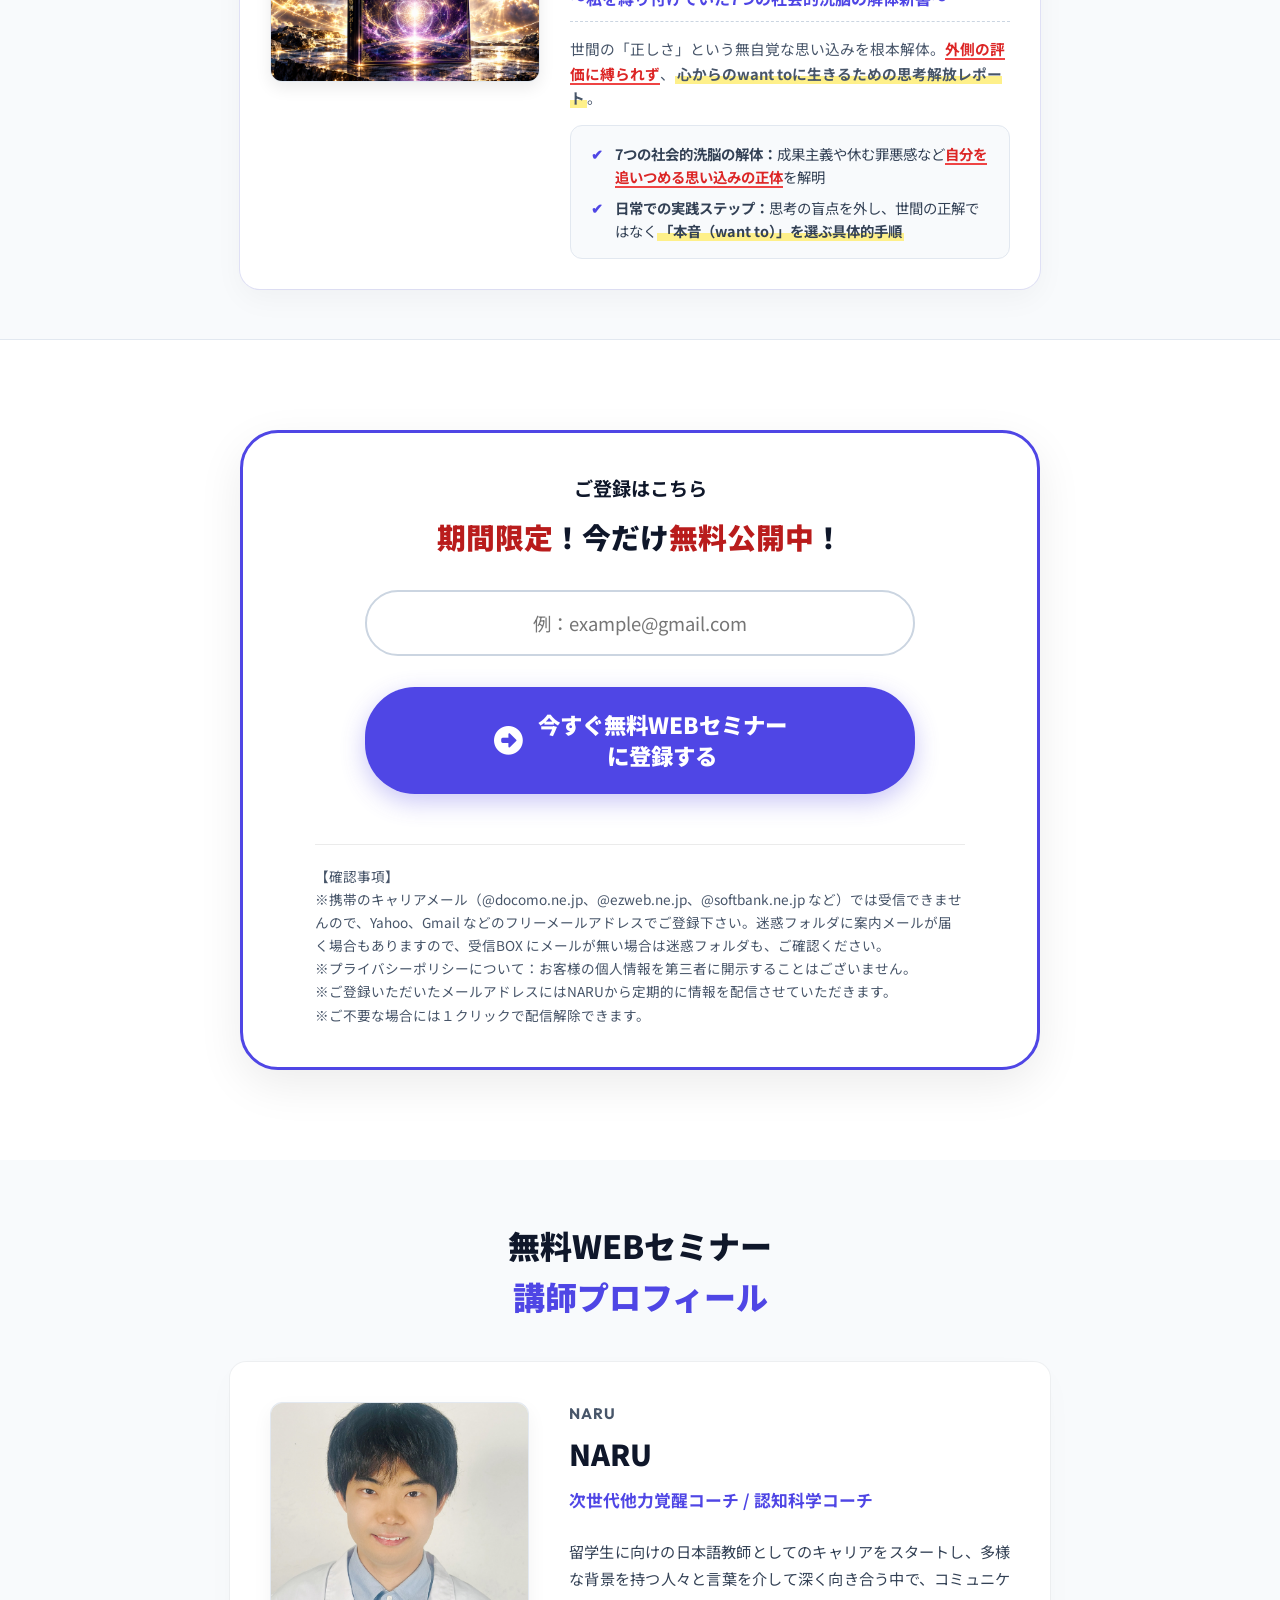
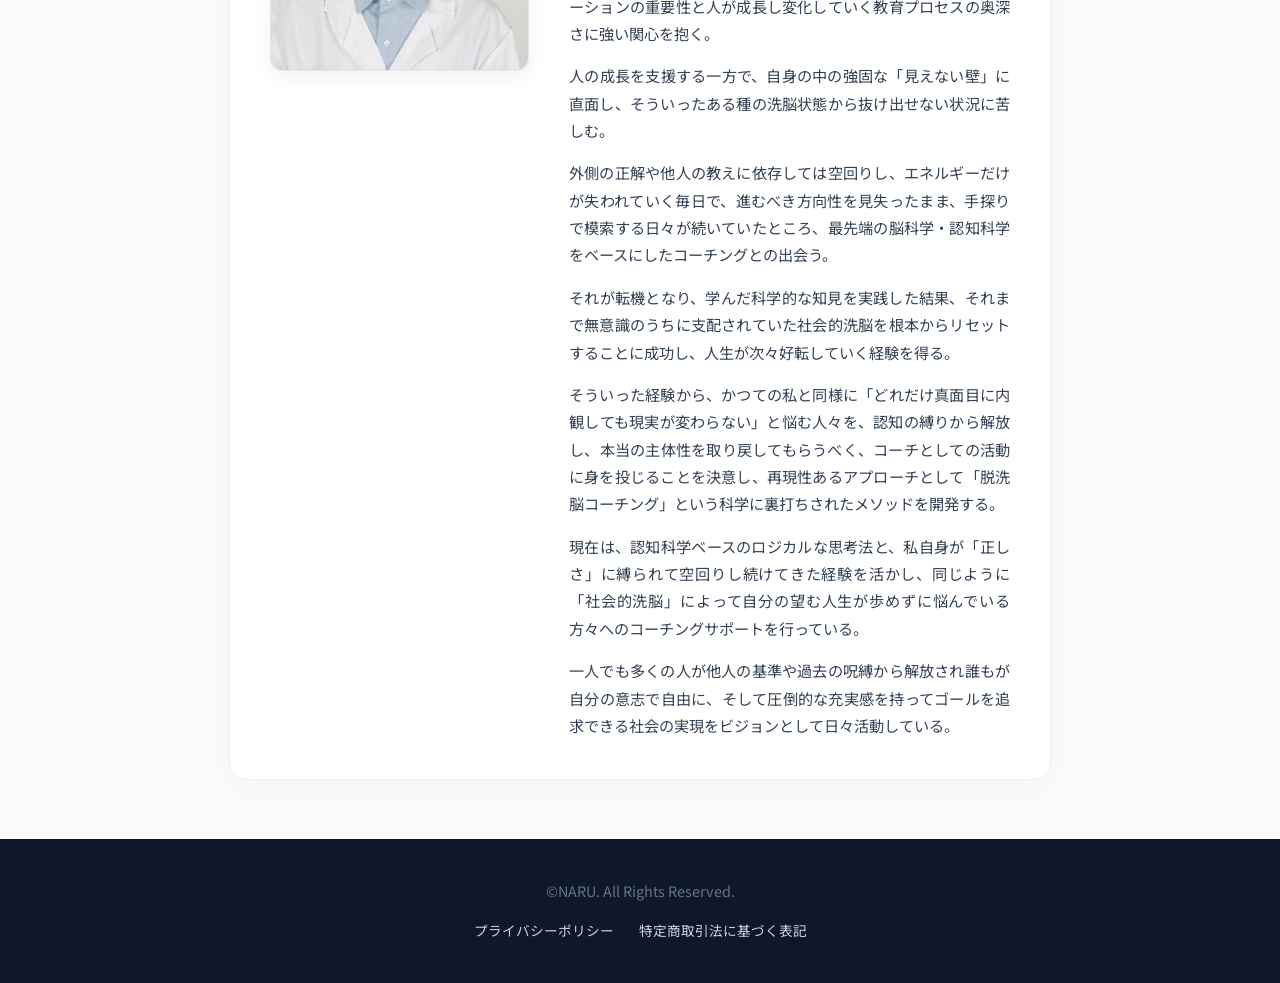
<file: datsusenno.html>
<!DOCTYPE html>
<html lang="ja">

<head>
    <meta charset="UTF-8">
    <meta name="robots" content="noindex, nofollow">
    <meta name="viewport" content="width=device-width, initial-scale=1.0">
    <title>社会的洗脳の引き算でwant toを起動する『マインドOS・リブート無料WEBセミナー』</title>

    <!-- Google Fonts -->
    <link
        href="https://fonts.googleapis.com/css2?family=Noto+Sans+JP:wght@400;500;700;900&family=Outfit:wght@400;700;900&display=swap"
        rel="stylesheet">
    <!-- FontAwesome Icons -->
    <link rel="stylesheet" href="https://cdnjs.cloudflare.com/ajax/libs/font-awesome/6.4.0/css/all.min.css">

    <!-- MyASP Forms Style -->
    <link rel="stylesheet" type="text/css"
        href="https://my174p.com/p/format_css?item_id=deaqhkWT&format=div&form_align=&label_align=&radio_float=&checkbox_float=&label_width=0&input_width=0&theme_name=3_7&ver=3&fv=7c1673a70a8d" />
    <link rel="stylesheet" type="text/css"
        href="https://my174p.com/p/mobile_css?item_id=deaqhkWT&format=div&form_align=&label_align=&radio_float=&checkbox_float=&label_width=0&input_width=0&theme_name=3_7&ver=3&fv=7c1673a70a8d" />
    <link rel="stylesheet" type="text/css" href="https://my174p.com/css/form/myasp-ui-form.css?d=20260616141747">


    <style>
        :root {
            --primary-color: #4f46e5;
            /* ボタン等のメインカラー（知性とロジックのディープインディゴ） */
            --primary-hover: #4338ca;
            /* ホバー時のブルーバイオレット */
            --accent-color: #eabb20;
            /* 強調黄色 */
            --danger-color: #b91c1c;
            /* 赤強調（警告用ディープレッド） */
            --bg-dark-blue: #1e1b4b;
            /* お悩みヘッダー等の深みのあるダークインディゴ */
            --text-main: #0f172a;
            --text-sub: #475569;
            --bg-light: #f8fafc;
            --font-gothic: 'Noto Sans JP', sans-serif;
            --font-round: 'Outfit', sans-serif;
            --container-width: 860px;
        }

        * {
            box-sizing: border-box;
            margin: 0;
            padding: 0;
        }

        body {
            font-family: var(--font-gothic);
            color: var(--text-main);
            background-color: #ffffff;
            line-height: 1.6;
            -webkit-font-smoothing: antialiased;
            overflow-x: hidden;
            /* 左右の突き出しによる横スクロールの発生を防ぐ */
        }

        /* --- 共通コンテナ --- */
        .container {
            width: 100%;
            max-width: var(--container-width);
            margin: 0 auto;
            padding: 0 20px;
        }

        /* --- ファーストビュー (ヘッドビュー) --- */
        .firstview {
            width: 100%;
            max-width: 720px;
            margin: 0 auto;
            line-height: 0;
        }

        .firstview img {
            width: 100%;
            max-width: 682px;
            margin: 0 auto;
            height: auto;
            display: block;
            image-rendering: -webkit-optimize-contrast;
        }

        /* --- メインコンテンツセクション --- */
        .section-padding {
            padding: 50px 0;
        }

        .section-bg-light {
            background-color: var(--bg-light);
        }

        /* --- お悩みセクションヘッダー --- */
        .subhead-blue {
            background-color: var(--bg-dark-blue);
            color: #ffffff;
            text-align: center;
            padding: 24px 20px;
            font-family: var(--font-gothic);
            font-weight: 700;
            font-size: 1.8rem;
            letter-spacing: 1px;
            box-shadow: 0 4px 10px rgba(0, 0, 0, 0.05);

            /* 左右両端に突き抜けさせる設定 */
            width: 100vw;
            margin-left: calc(50% - 50vw);
            margin-right: calc(50% - 50vw);
        }

        .subhead-blue mark {
            background: transparent;
            color: var(--accent-color);
        }

        .subhead-intro {
            font-size: 1.1rem;
            color: var(--text-sub);
            margin-top: 25px;
            text-align: center;
            line-height: 1.8;
            font-weight: 500;
        }

        /* --- お悩みチェックリスト --- */
        .checklist-wrapper {
            background-color: #ffffff;
            border-radius: 12px;
            padding: 30px 40px;
            box-shadow: 0 10px 30px rgba(0, 0, 0, 0.03), 0 0 0 1px rgba(0, 0, 0, 0.05);
            margin-top: 20px;
        }

        .checklist-list {
            list-style: none;
        }

        .checklist-list li {
            position: relative;
            padding-left: 35px;
            margin-bottom: 18px;
            font-size: 1.15rem;
            font-weight: 500;
            line-height: 1.5;
            border-bottom: 1px dashed rgba(0, 0, 0, 0.1);
            padding-bottom: 14px;
        }

        .checklist-list li:last-child {
            margin-bottom: 0;
            border-bottom: none;
            padding-bottom: 0;
        }

        .checklist-list li::before {
            content: '\f00c';
            /* FontAwesomeのチェックアイコン */
            font-family: 'Font Awesome 6 Free';
            font-weight: 900;
            position: absolute;
            left: 5px;
            top: 2px;
            color: var(--primary-color);
            font-size: 1.2rem;
        }

        /* --- 学べることセクション --- */
        .learn-section {
            background-color: #f5f3ff;
            background-size: cover;
            background-position: center;
            background-repeat: no-repeat;
            background-attachment: fixed;
            /* 背景画像をスクロール時に固定（パララックス効果） */
            border-top: 1px solid rgba(0, 0, 0, 0.05);
            border-bottom: 1px solid rgba(0, 0, 0, 0.05);
        }

        .learn-card {
            background-color: #ffffff;
            border-radius: 12px;
            padding: 40px;
            box-shadow: 0 10px 30px rgba(0, 0, 0, 0.03);
            margin: 20px 0;
        }

        .learn-title {
            text-align: center;
            font-family: var(--font-gothic);
            font-weight: 900;
            font-size: 1.7rem;
            color: var(--text-main);
            margin-bottom: 30px;
            line-height: 1.4;
        }

        .learn-title mark {
            background: transparent;
            color: var(--primary-color);
        }

        .learn-list {
            list-style: none;
        }

        .learn-list li {
            position: relative;
            padding-left: 35px;
            margin-bottom: 20px;
            font-size: 1.1rem;
            font-weight: 500;
            line-height: 1.6;
        }

        .learn-list li:last-child {
            margin-bottom: 0;
        }

        .learn-list li::before {
            content: '\f0a4';
            /* FontAwesomeの手アイコン */
            font-family: 'Font Awesome 6 Free';
            font-weight: 900;
            position: absolute;
            left: 5px;
            top: 2px;
            color: var(--primary-color);
            font-size: 1.2rem;
        }

        /* --- CTAエリア（登録フォーム・ボタン） --- */
        .cta-card {
            background-color: #ffffff;
            border: 3px solid var(--primary-color);
            border-radius: 38px;
            padding: 40px 30px;
            text-align: center;
            box-shadow: 0 15px 45px rgba(0, 0, 0, 0.08);
            margin: 40px auto;
            max-width: 800px;
        }

        .cta-subhead {
            font-size: 1.2rem;
            font-weight: 700;
            color: var(--text-main);
            margin-bottom: 10px;
        }

        .cta-title {
            font-family: var(--font-gothic);
            font-weight: 900;
            font-size: 1.8rem;
            margin-bottom: 30px;
        }

        .cta-title mark {
            background: transparent;
            color: var(--danger-color);
        }

        .btn-cta {
            display: inline-flex;
            align-items: center;
            justify-content: center;
            gap: 15px;
            width: 100%;
            max-width: 550px;
            padding: 22px 30px;
            background-color: var(--primary-color);
            color: #ffffff;
            font-family: var(--font-gothic);
            font-weight: 900;
            font-size: 1.4rem;
            text-decoration: none;
            border-radius: 50px;
            box-shadow: 0 8px 25px rgba(79, 70, 229, 0.3);
            /* ブルーの影 */
            transition: all 0.3s cubic-bezier(0.25, 0.8, 0.25, 1);
            border: none;
            cursor: pointer;
            margin-bottom: 25px;
            line-height: 1.4;
        }

        /* ボタンのぷるぷるアニメーション */
        @keyframes pulse {
            0% {
                transform: scale(1);
            }

            50% {
                transform: scale(1.03);
            }

            100% {
                transform: scale(1);
            }
        }

        .btn-cta-animate {
            animation: pulse 2s infinite ease-in-out;
        }

        .btn-cta:hover {
            transform: translateY(-3px);
            background-color: var(--primary-hover);
            box-shadow: 0 12px 30px rgba(79, 70, 229, 0.45);
            /* ホバー時のブルーの影 */
            animation-play-state: paused;
            /* ホバー時はアニメーションを止める */
        }

        .btn-cta i {
            font-size: 1.8rem;
        }

        .cta-attention {
            font-size: 0.85rem;
            color: var(--text-sub);
            text-align: left;
            line-height: 1.7;
            border-top: 1px solid rgba(0, 0, 0, 0.08);
            padding-top: 20px;
            max-width: 650px;
            margin: 0 auto;
        }

        .cta-form {
            display: flex;
            flex-direction: column;
            align-items: center;
            gap: 15px;
            width: 100%;
            max-width: 550px;
            margin: 0 auto 25px auto;
        }

        .form-input {
            width: 100%;
            padding: 18px 25px;
            font-size: 1.15rem;
            border: 2px solid #cbd5e1;
            border-radius: 50px;
            outline: none;
            transition: all 0.3s ease;
            text-align: center;
            font-family: var(--font-gothic);
        }

        .form-input:focus {
            border-color: var(--primary-color);
            box-shadow: 0 0 0 4px rgba(79, 70, 229, 0.15);
        }

        /* --- プロフィールセクション --- */
        .profile-section {
            background-color: var(--bg-light);
            padding: 60px 0;
        }

        .profile-header {
            font-family: var(--font-gothic);
            font-weight: 900;
            font-size: 2rem;
            text-align: center;
            margin-bottom: 40px;
        }

        .profile-header mark {
            background: transparent;
            color: var(--primary-color);
        }

        .profile-card {
            display: flex;
            gap: 40px;
            align-items: flex-start;
            background-color: #ffffff;
            border-radius: 16px;
            padding: 40px;
            box-shadow: 0 10px 35px rgba(0, 0, 0, 0.02), 0 0 0 1px rgba(0, 0, 0, 0.04);
        }

        .profile-imgbox {
            width: 35%;
            flex-shrink: 0;
            display: flex;
            align-items: center;
            justify-content: center;
            background-color: #f1f5f9;
            border-radius: 12px;
            box-shadow: 0 8px 20px rgba(0, 0, 0, 0.05);
            border: 1px solid #e2e8f0;
        }

        .profile-imgbox i {
            font-size: 6rem;
            color: #94a3b8;
            padding: 50px 0;
        }

        .profile-textbox {
            width: 65%;
        }

        .profile-title-en {
            font-family: var(--font-round);
            font-size: 0.95rem;
            font-weight: 700;
            color: var(--text-sub);
            letter-spacing: 1px;
            margin-bottom: 5px;
            text-transform: uppercase;
        }

        .profile-name {
            font-size: 1.8rem;
            font-weight: 900;
            margin-bottom: 12px;
            font-family: var(--font-gothic);
        }

        .profile-sub {
            font-size: 1.05rem;
            font-weight: 700;
            color: var(--primary-color);
            margin-bottom: 25px;
            line-height: 1.4;
        }

        .profile-text-content p {
            font-size: 0.95rem;
            line-height: 1.8;
            margin-bottom: 15px;
            color: #334155;
            text-align: justify;
        }

        .profile-text-content p:last-child {
            margin-bottom: 0;
        }

        /* --- フッター --- */
        footer {
            background-color: #0f172a;
            color: #ffffff;
            padding: 40px 20px;
            text-align: center;
        }

        .footer-copyright {
            font-size: 0.9rem;
            color: #64748b;
            margin-bottom: 15px;
        }

        .footer-links {
            list-style: none;
            display: flex;
            justify-content: center;
            gap: 25px;
        }

        .footer-links a {
            color: #cbd5e1;
            font-size: 0.85rem;
            text-decoration: none;
            transition: color 0.2s ease;
        }

        .footer-links a:hover {
            color: #ffffff;
            text-decoration: underline;
        }

        /* リスト内・特典カード内強調用のスタイル */
        .checklist-list mark,
        .learn-list mark,
        .bonus-card-text mark,
        .bonus-card-bullets mark {
            background: linear-gradient(transparent 60%, #fef08a 60%);
            color: inherit;
            font-weight: 700;
            padding: 0 2px;
        }

        .text-danger {
            color: #a83232;
            /* 落ち着きと重みのある赤茶色 */
            font-weight: 700;
        }

        /* 特典カード内の赤色・赤下線強調スタイル */
        .bonus-card-text .text-danger,
        .bonus-card-bullets .text-danger {
            color: #dc2626;
            font-weight: 700;
            text-decoration: underline;
            text-decoration-color: #ef4444;
            text-decoration-thickness: 2px;
            text-underline-offset: 3px;
        }

        /* --- 豪華3大特典セクションのスタイル --- */
        /* --- 豪華3大特典セクションのスタイル (800px縦積み・大型長方形カード) --- */
        .bonus-header {
            text-align: center;
            margin-bottom: 40px;
        }

        .bonus-header h2 {
            font-size: 2rem;
            font-weight: 900;
            line-height: 1.4;
            color: var(--text-main);
            margin-bottom: 15px;
        }

        .bonus-header h2 .highlight {
            color: var(--primary-color);
            position: relative;
            display: inline-block;
        }

        .bonus-header h2 .highlight::after {
            content: '';
            position: absolute;
            bottom: -4px;
            left: 0;
            width: 100%;
            height: 3px;
            background-color: var(--accent-color);
        }

        .bonus-header p {
            font-size: 1.15rem;
            color: var(--text-sub);
            font-weight: 500;
        }

        .bonus-cards-grid {
            display: flex;
            flex-direction: column;
            gap: 35px;
            max-width: 800px;
            margin: 30px auto 0 auto;
        }

        .bonus-grid-card {
            background-color: #ffffff;
            border-radius: 20px;
            padding: 35px 30px 30px 30px;
            position: relative;
            box-shadow: 0 10px 30px rgba(0, 0, 0, 0.04), 0 0 0 1px rgba(79, 70, 229, 0.12);
            transition: all 0.3s ease;
            display: flex;
            gap: 30px;
            align-items: flex-start;
            text-align: left;
        }

        .bonus-grid-card:hover {
            transform: translateY(-4px);
            box-shadow: 0 18px 40px rgba(79, 70, 229, 0.12), 0 0 0 2px rgba(79, 70, 229, 0.22);
        }

        .bonus-badge {
            position: absolute;
            top: -16px;
            left: 30px;
            background: linear-gradient(135deg, #f59e0b 0%, #d97706 100%);
            color: #ffffff;
            font-weight: 900;
            font-size: 1rem;
            padding: 6px 22px;
            border-radius: 50px;
            box-shadow: 0 4px 12px rgba(217, 119, 6, 0.3);
            z-index: 2;
        }

        .bonus-card-visual-col {
            width: 270px;
            flex-shrink: 0;
            display: flex;
            flex-direction: column;
            align-items: center;
        }

        .bonus-card-info-col {
            flex: 1;
            min-width: 0;
        }

        .bonus-type {
            display: inline-block;
            background-color: #eef2ff;
            color: var(--primary-color);
            font-size: 0.85rem;
            font-weight: 800;
            padding: 4px 12px;
            border-radius: 6px;
            margin-bottom: 10px;
            border: 1px solid rgba(79, 70, 229, 0.15);
            letter-spacing: 0.5px;
        }

        .bonus-card-title {
            font-size: 1.45rem;
            font-weight: 900;
            color: var(--text-main);
            line-height: 1.35;
            margin-bottom: 6px;
        }

        .bonus-card-desc {
            font-size: 1rem;
            color: var(--primary-color);
            font-weight: 700;
            margin-bottom: 15px;
            border-bottom: 1px dashed #cbd5e1;
            padding-bottom: 10px;
        }

        .bonus-card-visual {
            width: 100%;
            height: 175px;
            border-radius: 12px;
            overflow: hidden;
            box-shadow: 0 6px 16px rgba(0, 0, 0, 0.08);
            background: #f1f5f9;
            border: 1px solid #e2e8f0;
        }

        .bonus-card-visual img {
            width: 100%;
            height: 100%;
            object-fit: cover;
        }

        .bonus-card-text {
            font-size: 0.92rem;
            color: #475569;
            line-height: 1.65;
            margin-bottom: 15px;
        }

        .bonus-card-bullets {
            background-color: #f8fafc;
            border-radius: 12px;
            padding: 16px 20px;
            border: 1px solid #e2e8f0;
            list-style: none;
            margin: 0;
        }

        .bonus-card-bullets li {
            position: relative;
            padding-left: 24px;
            font-size: 0.9rem;
            line-height: 1.6;
            color: #334155;
            margin-bottom: 8px;
        }

        .bonus-card-bullets li:last-child {
            margin-bottom: 0;
        }

        .bonus-card-bullets li::before {
            content: '✔';
            position: absolute;
            left: 0;
            top: 0;
            color: var(--primary-color);
            font-weight: 900;
            font-size: 0.9rem;
        }

        .bonus-swipe-hint {
            display: none !important;
        }

        /* --- レスポンシブ対応 --- */
        @media (max-width: 768px) {
            :root {
                --container-width: 100%;
            }

            .subhead-blue {
                font-size: 1.4rem;
                padding: 18px 15px;
            }

            .checklist-wrapper {
                padding: 20px;
            }

            .checklist-list li {
                font-size: 1rem;
                padding-left: 28px;
                margin-bottom: 14px;
            }

            .checklist-list li::before {
                font-size: 1rem;
            }

            .learn-card {
                padding: 25px 20px;
            }

            .learn-title {
                font-size: 1.35rem;
                margin-bottom: 20px;
            }

            .learn-list li {
                font-size: 0.95rem;
                padding-left: 28px;
                margin-bottom: 15px;
            }

            .learn-list li::before {
                font-size: 1rem;
            }

            .cta-card {
                border-radius: 20px;
                padding: 30px 15px;
                margin: 20px 10px;
            }

            .cta-title {
                font-size: 1.35rem;
                margin-bottom: 20px;
            }

            .btn-cta {
                font-size: 1.15rem;
                padding: 16px 20px;
                border-radius: 30px;
            }

            .btn-cta i {
                font-size: 1.3rem;
            }

            .profile-card {
                flex-direction: column;
                padding: 25px 20px;
                gap: 25px;
            }

            .profile-imgbox {
                width: 60%;
                margin: 0 auto;
            }

            .profile-textbox {
                width: 100%;
            }

            .profile-name {
                font-size: 1.5rem;
            }

            .profile-sub {
                font-size: 0.95rem;
                margin-bottom: 15px;
            }

            .footer-links {
                flex-direction: column;
                gap: 10px;
            }

            .learn-section {
                background-attachment: scroll;
                /* モバイル端末での表示バグ・負荷防止のため固定を解除 */
            }

            /* 特典セクションのレスポンシブ化（縦積み・全幅化） */
            .bonus-cards-grid {
                display: flex !important;
                flex-direction: column !important;
                gap: 25px !important;
                padding: 0 10px !important;
                margin-top: 15px !important;
                overflow-x: visible !important;
            }

            .bonus-grid-card {
                flex-direction: column !important;
                width: 100% !important;
                min-width: 100% !important;
                padding: 30px 20px 20px 20px !important;
                gap: 20px !important;
            }

            .bonus-card-visual-col {
                width: 100% !important;
            }

            .bonus-card-info-col {
                width: 100% !important;
            }

            .bonus-card-visual {
                height: 190px !important;
            }

            .bonus-swipe-hint {
                display: none !important;
            }
        }

        /* --- プレゼント見出しバナー (Modelling Image 1) --- */
        .present-header-banner {
            background-color: #0f4c81;
            /* 深い青 */
            padding: 30px 20px;
            border-radius: 12px;
            color: #ffffff;
            text-align: center;
            position: relative;
            overflow: hidden;
            box-shadow: 0 10px 25px rgba(15, 76, 129, 0.25);
            margin-bottom: 30px;
            max-width: 800px;
            margin-left: auto;
            margin-right: auto;
        }

        .present-header-banner .badge-text {
            font-size: 1.3rem;
            font-weight: 700;
            letter-spacing: 2px;
            margin-bottom: 5px;
            display: inline-block;
            text-shadow: 0 2px 4px rgba(0, 0, 0, 0.3);
        }

        .present-header-banner .main-title-row {
            display: flex;
            justify-content: center;
            align-items: center;
            gap: 15px;
            flex-wrap: wrap;
        }

        .present-header-banner .title-left {
            font-size: 1.5rem;
            font-weight: 900;
            display: flex;
            flex-direction: column;
            align-items: flex-end;
            line-height: 1.1;
        }

        .present-header-banner .title-left .sub {
            font-size: 1rem;
            font-weight: 700;
            margin-bottom: 2px;
        }

        .present-header-banner .title-left .main {
            background-color: #a38d38;
            /* 金色の背景 */
            padding: 2px 10px;
            font-size: 1.5rem;
            color: #ffffff;
            border-radius: 4px;
        }

        .present-header-banner .number-glowing {
            font-size: 5rem;
            font-weight: 900;
            line-height: 0.8;
            color: #ffffff;
            font-family: 'Outfit', sans-serif;
            text-shadow: 0 0 20px rgba(255, 255, 255, 0.8), 0 0 40px rgba(255, 255, 255, 0.5);
            position: relative;
        }

        .present-header-banner .number-glowing::before {
            content: '✦';
            position: absolute;
            top: -15px;
            left: -15px;
            font-size: 1.8rem;
            color: #ffffff;
            text-shadow: 0 0 10px #ffffff;
            animation: sparkle 2s infinite alternate;
        }

        .present-header-banner .number-glowing::after {
            content: '✦';
            position: absolute;
            bottom: -10px;
            right: -15px;
            font-size: 1.3rem;
            color: #ffffff;
            text-shadow: 0 0 10px #ffffff;
            animation: sparkle 2s infinite alternate-reverse;
        }

        .present-header-banner .title-right {
            font-size: 2.8rem;
            font-weight: 900;
            letter-spacing: 2px;
            background: linear-gradient(to bottom, #ffffff 60%, #cbd5e1 100%);
            -webkit-background-clip: text;
            background-clip: text;
            -webkit-text-fill-color: transparent;
            filter: drop-shadow(0 2px 4px rgba(0, 0, 0, 0.5));
        }

        /* --- プレゼント表示用カード (Modelling Image 2) --- */
        .modeling-present-grid {
            display: grid;
            grid-template-columns: repeat(3, 1fr);
            gap: 30px;
            max-width: 800px;
            margin: 0 auto;
            margin-top: 10px;
        }

        .modeling-present-card {
            background-color: #ffffff;
            border-radius: 12px;
            overflow: hidden;
            box-shadow: 0 8px 25px rgba(0, 0, 0, 0.06);
            border: 1px solid #e2e8f0;
            display: flex;
            flex-direction: column;
            transition: transform 0.3s ease;
        }

        .modeling-present-card:hover {
            transform: translateY(-5px);
        }

        .modeling-present-card .card-header-bar {
            background: linear-gradient(90deg, #b85270 0%, #a4435e 100%);
            /* ローズ・ピンク */
            color: #ffffff;
            padding: 10px 15px;
            display: flex;
            align-items: center;
            justify-content: space-between;
            font-weight: 700;
            font-size: 0.85rem;
        }

        .modeling-present-card .card-header-bar-left {
            display: flex;
            align-items: center;
            gap: 6px;
        }

        .modeling-present-card .card-header-bar i {
            font-size: 1rem;
        }

        .modeling-present-card .card-header-bar span.badge-num {
            background-color: #ffffff;
            color: #a4435e;
            border-radius: 50px;
            padding: 1px 8px;
            font-size: 0.75rem;
            font-weight: 900;
        }

        .modeling-present-card .card-header-label {
            font-size: 0.75rem;
            background-color: rgba(255, 255, 255, 0.2);
            padding: 2px 6px;
            border-radius: 4px;
        }

        .modeling-present-card .card-body {
            padding: 20px;
            display: flex;
            flex-direction: column;
            flex-grow: 1;
            text-align: center;
        }

        .modeling-present-card .card-title {
            font-size: 1rem;
            font-weight: 900;
            color: var(--text-main);
            margin-bottom: 15px;
            line-height: 1.4;
            min-height: 3rem;
            display: flex;
            align-items: center;
            justify-content: center;
        }

        .modeling-present-card .card-visual {
            width: 100%;
            height: 140px;
            border-radius: 8px;
            overflow: hidden;
            margin-bottom: 15px;
            box-shadow: 0 4px 10px rgba(0, 0, 0, 0.08);
            background: #f1f5f9;
        }

        .modeling-present-card .card-visual img {
            width: 100%;
            height: 100%;
            object-fit: cover;
        }

        .modeling-present-card .card-desc {
            font-size: 0.8rem;
            color: var(--text-sub);
            line-height: 1.5;
            text-align: left;
            margin: 0;
        }

        @keyframes sparkle {
            0% {
                opacity: 0.3;
                transform: scale(0.8) rotate(0deg);
            }

            100% {
                opacity: 1;
                transform: scale(1.2) rotate(15deg);
            }
        }

        /* --- レスポンシブ対応 (新規追加分) --- */
        @media (max-width: 768px) {
            .present-header-banner {
                padding: 20px 10px;
            }

            .present-header-banner .badge-text {
                font-size: 1rem;
            }

            .present-header-banner .title-left .sub {
                font-size: 0.8rem;
            }

            .present-header-banner .title-left .main {
                font-size: 1.1rem;
                padding: 1px 6px;
            }

            .present-header-banner .number-glowing {
                font-size: 3.8rem;
            }

            .present-header-banner .title-right {
                font-size: 2rem;
            }

            .modeling-present-grid {
                display: flex !important;
                flex-wrap: nowrap !important;
                overflow-x: auto !important;
                scroll-snap-type: x mandatory;
                scroll-behavior: smooth;
                gap: 20px;
                padding: 20px 10px;
                -webkit-overflow-scrolling: touch;
                margin-top: 5px;
            }

            .modeling-present-grid::-webkit-scrollbar {
                display: none;
            }

            .modeling-present-card {
                flex: 0 0 85% !important;
                width: 85% !important;
                min-width: 85% !important;
                scroll-snap-align: center;
            }

            .modeling-present-card .card-title {
                min-height: auto;
            }
        }
    </style>
</head>

<body>

    <!-- ==========================================
         ファーストビュー (メイン画像)
         ========================================== -->
    <div class="firstview">
        <img src="main_visual.png" alt="メインビジュアル">
    </div>

    <!-- ==========================================
         ファーストCTAセクション
         ========================================== -->
    <section class="section-padding">
        <div class="container">
            <div class="cta-card">
                <div class="cta-subhead">ご登録はこちら</div>
                <div class="cta-title">
                    <mark>期間限定</mark>！今だけ<mark>無料公開中</mark>！
                </div>

                <form action="https://my174p.com/p/r/deaqhkWT" enctype="multipart/form-data" id="UserItemForm1"
                    class="cta-form myForm" method="post" accept-charset="utf-8" data-myasp-item-id="deaqhkWT"
                    data-myasp-form-id="deaqhkWT" data-myasp-page-key="form_page_html"
                    data-myasp-form-asset-version="7c1673a70a8d"
                    data-myasp-asset-versions='{"validation_js":"20260616141747","form_one_page_js":"20260709134223","validation_engine_css":"20260616141747","jquery_1_7_1_min_js":"20250810224710","form_select_js":"20260714131841","jquery_validation_engine_js":"20260616141747","jquery_validation_engine_ja_js":"20260616141747","validation_rules_js":"20260616141747","file_upload_js":"20260616141747","switch_show_password_js":"20250810224710","form_submit_once_js":"20260616141747","payment_method_price_css":"20250810224710","payment_method_price_js":"20260407144514","tick_flip_css":"20250810224710","countdown_timer_css":"20260616141747","tick_core_js":"20250810224710","tick_view_flip_js":"20250810224710","tick_flip_js":"20250810224710","countdown_timer_js":"20260616141747","jquery_loadmask_css":"20260616141747","jquery_loadmask_js":"20260616141747","jquery_paypal_standard_js":"20260120132554","jquery_paypal_advanced_js":"20250810224710","jquery_univapay_js":"20260616141747","jquery_gmo_js":"20260709134223","jquery_payjp_js":"20260616141747","jquery_stripe_js":"20260709134223","jquery_amazonpay_js":"20260616141747","jquery_zeus_js":"20260709134223","jquery_robotpayment_js":"20260709134223","jquery_square_js":"20250810224710","jquery_komoju_js":"20250810224710","jquery_vamos_js":"20260120132554","autozip_js":"20260616141747"}'>
                    <input type="hidden" name="_method" value="POST">

                    <div
                        style="margin-bottom: 16px; width: 100%; max-width: 550px; margin-left: auto; margin-right: auto;">
                        <input type="email" name="data[User][mail]" id="Usermail1"
                            class="form-input form_input_input required" placeholder="例：example@gmail.com" required
                            style="width: 100%;" />
                    </div>

                    <button type="submit" class="btn-cta btn-cta-animate" style="border: none; cursor: pointer;">
                        <i class="fa-solid fa-circle-right"></i>
                        <span>今すぐ無料WEBセミナー<br>に登録する</span>
                    </button>

                    <input type="hidden" id="server_url" value="https://my174p.com/">
                    <input type="hidden" name="data[User][referer_form_url]" value="" class="UserRefererFormUrl" />
                    <input type="hidden" name="data[User][referer_url]" value="" class="UserRefererUrl" />
                </form>


                <div class="cta-attention">
                    【確認事項】<br>
                    ※携帯のキャリアメール（@docomo.ne.jp、@ezweb.ne.jp、@softbank.ne.jp など）では受信できませんので、Yahoo、Gmail
                    などのフリーメールアドレスでご登録下さい。迷惑フォルダに案内メールが届く場合もありますので、受信BOX にメールが無い場合は迷惑フォルダも、ご確認ください。<br>
                    ※プライバシーポリシーについて：お客様の個人情報を第三者に開示することはございません。<br>
                    ※ご登録いただいたメールアドレスにはNARUから定期的に情報を配信させていただきます。<br>
                    ※ご不要な場合には１クリックで配信解除できます。
                </div>
            </div>
        </div>
    </section>

    <!-- ==========================================
         ② 登録するだけでもらえる豪華3大プレゼントセクション
         ========================================== -->
    <section class="section-padding section-bg-light"
        style="background-color: var(--bg-light); border-bottom: 1px solid #e2e8f0; text-align: center;">
        <div class="container" style="max-width: 900px; margin: 0 auto; padding: 0 15px;">
            <!-- 上：タイトルバナー画像 (bonus_banner.png) -->
            <div class="bonus-title-img-wrapper" style="margin-bottom: 25px;">
                <img src="bonus_banner.png" alt="最強の豪華3大プレゼント 登録するだけでもらえる！"
                    style="width: 100%; max-width: 800px; height: auto; border-radius: 12px; box-shadow: 0 6px 20px rgba(0,0,0,0.08); display: block; margin: 0 auto;">
            </div>
            <!-- 下：特典プレビュー画像 (bonus_preview.png) -->
            <div class="bonus-preview-img-wrapper" style="margin: 0 auto;">
                <img src="bonus_preview.png" alt="豪華3大プレミアム特典 プレビュー"
                    style="width: 100%; max-width: 800px; height: auto; border-radius: 16px; box-shadow: 0 12px 35px rgba(0,0,0,0.1); display: block; margin: 0 auto;">
            </div>
        </div>
    </section>

    <!-- ==========================================
         お悩みセクション (こんなお悩みありませんか？)
         ========================================== -->
    <section class="section-padding section-bg-light">
        <div class="container">
            <div class="subhead-blue">
                こんな<mark>お悩み</mark>ありませんか？
            </div>

            <div class="checklist-wrapper">
                <ul class="checklist-list">
                    <li>「苦痛に耐えなきゃ報われない」と思い込み、<mark>好きなことを楽しむのにすら罪悪感を感じてしまう</mark></li>
                    <li><span class="text-danger">「なぜ私はこんなにダメなんだろう」</span>と、ふとした瞬間に自分を責め続けてしまう</li>
                    <li>本を読んだり勉強を重ねても、<mark>焦りや不安が消えず、心の奥底はずっしり重いまま変わらない</mark></li>
                    <li>目標を立てても行動が続かず、<span class="text-danger">「やっぱり自分は意志が弱いんだ」と落ち込んでしまう</span></li>
                    <li>やる気や根性で無理に行動しようとしては挫折し、<mark>「努力の限界」と深い疲弊を感じている</mark></li>
                    <li>「人に頼るのは迷惑だ」と一人で抱え込み、<span class="text-danger">歯を食いしばって我慢ばかり自分に強いてしまう</span></li>
                    <li>頭の中だけで前向きになろうとしても、<mark>気づけば同じ悩みや不安の場所をぐるぐる回っている</mark></li>
                    <li>こんなに真面目に努力しているのに、<span class="text-danger">何がブレーキになっているのか分からず出口が見えない</span></li>
                    <li>周りに合わせて真面目に生きてきたはずなのに、<mark>「なぜこんなに心が重くて息苦しいんだろう」と感じている</mark></li>
                </ul>
            </div>
        </div>
    </section>

    <!-- ==========================================
         学べることセクション
         ========================================== -->
    <section class="section-padding learn-section"
        style="background-image: linear-gradient(135deg, rgba(245, 243, 255, 0.96) 0%, rgba(237, 233, 254, 0.96) 100%);">
        <div class="container">
            <div class="learn-card">
                <div class="learn-title">
                    あなたが今回の<mark>無料WEBセミナー</mark><br>で学べること
                </div>

                <ul class="learn-list">
                    <li>なぜ真面目に頑張る人ほど心が重くなるのか？<mark>「正しさの思い込み」が脳にかけている無意識のブレーキの正体</mark></li>
                    <li>努力や我慢を一切することなく、<span class="text-danger">心からの本音で行動が自然と動き出す「2つの絶対条件」</span></li>
                    <li>目標を立てても心が拒絶してしまう理由と、<mark>「偽物の目標（have to）」を手放して本音で動き出す秘訣</mark></li>
                    <li>一人で抱え込んで耐える努力を手放し、<span class="text-danger">環境と他力を味方につけて人生を好転させる「3つの具体的アプローチ」</span></li>
                    <li>自分の考え方の枠の中だけで悩むのをやめ、<mark>「現状の外」へ無理なく抜け出す方法</mark></li>
                    <li>世間の常識や正しさを手放し、<span class="text-danger">自分の本音で人生の決定権を取り戻す方法</span></li>
                    <li>「もっと頑張らなきゃ」という焦燥感を完全に終わらせ、<mark>心からのwant toだけで人生を力強く動かしていく脱洗脳メソッドの全貌</mark></li>
                </ul>
            </div>
        </div>
    </section>

    <!-- ==========================================
         セカンドCTAセクション
         ========================================== -->
    <section class="section-padding">
        <div class="container">
            <div class="cta-card">
                <div class="cta-subhead">ご登録はこちら</div>
                <div class="cta-title">
                    <mark>期間限定</mark>！今だけ<mark>無料公開中</mark>！
                </div>

                <form action="https://my174p.com/p/r/deaqhkWT" enctype="multipart/form-data" id="UserItemForm2"
                    class="cta-form myForm" method="post" accept-charset="utf-8" data-myasp-item-id="deaqhkWT"
                    data-myasp-form-id="deaqhkWT" data-myasp-page-key="form_page_html"
                    data-myasp-form-asset-version="7c1673a70a8d"
                    data-myasp-asset-versions='{"validation_js":"20260616141747","form_one_page_js":"20260709134223","validation_engine_css":"20260616141747","jquery_1_7_1_min_js":"20250810224710","form_select_js":"20260714131841","jquery_validation_engine_js":"20260616141747","jquery_validation_engine_ja_js":"20260616141747","validation_rules_js":"20260616141747","file_upload_js":"20260616141747","switch_show_password_js":"20250810224710","form_submit_once_js":"20260616141747","payment_method_price_css":"20250810224710","payment_method_price_js":"20260407144514","tick_flip_css":"20250810224710","countdown_timer_css":"20260616141747","tick_core_js":"20250810224710","tick_view_flip_js":"20250810224710","tick_flip_js":"20250810224710","countdown_timer_js":"20260616141747","jquery_loadmask_css":"20260616141747","jquery_loadmask_js":"20260616141747","jquery_paypal_standard_js":"20260120132554","jquery_paypal_advanced_js":"20250810224710","jquery_univapay_js":"20260616141747","jquery_gmo_js":"20260709134223","jquery_payjp_js":"20260616141747","jquery_stripe_js":"20260709134223","jquery_amazonpay_js":"20260616141747","jquery_zeus_js":"20260709134223","jquery_robotpayment_js":"20260709134223","jquery_square_js":"20250810224710","jquery_komoju_js":"20250810224710","jquery_vamos_js":"20260120132554","autozip_js":"20260616141747"}'>
                    <input type="hidden" name="_method" value="POST">

                    <div
                        style="margin-bottom: 16px; width: 100%; max-width: 550px; margin-left: auto; margin-right: auto;">
                        <input type="email" name="data[User][mail]" id="Usermail2"
                            class="form-input form_input_input required" placeholder="例：example@gmail.com" required
                            style="width: 100%;" />
                    </div>

                    <button type="submit" class="btn-cta btn-cta-animate" style="border: none; cursor: pointer;">
                        <i class="fa-solid fa-circle-right"></i>
                        <span>今すぐ無料WEBセミナー<br>に登録する</span>
                    </button>

                    <input type="hidden" id="server_url" value="https://my174p.com/">
                    <input type="hidden" name="data[User][referer_form_url]" value="" class="UserRefererFormUrl" />
                    <input type="hidden" name="data[User][referer_url]" value="" class="UserRefererUrl" />
                </form>


                <div class="cta-attention">
                    【確認事項】<br>
                    ※携帯のキャリアメール（@docomo.ne.jp、@ezweb.ne.jp、@softbank.ne.jp など）では受信できませんので、Yahoo、Gmail
                    などのフリーメールアドレスでご登録下さい。迷惑フォルダに案内メールが届く場合もありますので、受信BOX にメールが無い場合は迷惑フォルダも、ご確認ください。<br>
                    ※プライバシーポリシーについて：お客様の個人情報を第三者に開示することはございません。<br>
                    ※ご登録いただいたメールアドレスにはNARUから定期的に情報を配信させていただきます。<br>
                    ※ご不要な場合には１クリックで配信解除できます。
                </div>
            </div>
        </div>
    </section>

    <!-- ==========================================
         ⑤ WEBセミナーの中身を少し紹介すると...
         ========================================== -->
    <section class="section-padding" style="background-color: #ffffff;">
        <div class="container" style="max-width: var(--container-width); margin: 0 auto;">
            <div class="learn-card"
                style="box-shadow: 0 10px 30px rgba(0, 0, 0, 0.04); border: 1px solid #e2e8f0; margin: 0 auto; max-width: 800px;">
                <div class="learn-title" style="margin-bottom: 25px;">
                    🎥 <mark>WEBセミナーの中身</mark>を少し紹介すると...
                </div>

                <ul class="learn-list">
                    <li>内観や自己理解をいくら頑張っても変われなかった人が、<mark>一瞬で突き抜けるための決定的な視点</mark></li>
                    <li>「楽しむことや楽をするのは悪だ」という罪悪感を手放し、<span class="text-danger">心からの本音に従って軽やかに生きる方法</span></li>
                    <li>世間の正解や他人のルールに合わせようとして、<mark>自分を見失ってしまう悪循環から抜け出す方法</mark></li>
                    <li>日常で想定外のことが起きても落ち込まず、<span class="text-danger">自分責めが完全に止まりブレなくなる秘訣</span></li>
                    <li>やる気や意志の力に無理に頼らなくても、<mark>努力感ゼロのまま行動が自然と続いていく理由</mark></li>
                    <li>新しいノウハウや目標を探す前に知るべき、<span class="text-danger">自分がどんな「正しさ」に縛られているかを特定する手順</span></li>
                    <li>新しい知識を学んでも変われない原因である、<span class="text-danger">根本の思い込みを解体する秘訣</span></li>
                    <li>他人の評価や終わりのない焦燥感から解放され、<span class="text-danger">心からリラックスして過ごせる毎日を送る秘訣</span></li>
                </ul>
            </div>
        </div>
    </section>

    <!-- ==========================================
         ⑥ 豪華3大プレゼント詳細セクション
         ========================================== -->
    <section class="section-padding section-bg-light"
        style="background-color: var(--bg-light); border-top: 1px solid #e2e8f0; border-bottom: 1px solid #e2e8f0;">
        <div class="container">
            <div class="bonus-header">
                <h2>🎁 今だけ！豪華3大プレゼントを用意しました！</h2>
                <p>メールアドレス登録後、すぐに自動返信メールにてすべてお届けいたします</p>
            </div>

            <div class="bonus-cards-grid">
                <!-- プレゼント1 -->
                <div class="bonus-grid-card">
                    <div class="bonus-badge">プレゼント 1</div>
                    <div class="bonus-card-visual-col">
                        <div class="bonus-card-visual">
                            <img src="bonus_video.png" alt="「人生大逆転」書き換え入り口セット">
                        </div>
                    </div>
                    <div class="bonus-card-info-col">
                        <span class="bonus-type"><i class="fa-solid fa-video"
                                style="margin-right: 5px;"></i>限定動画講義</span>
                        <h3 class="bonus-card-title">「人生大逆転」書き換え入り口セット</h3>
                        <p class="bonus-card-desc">〜「他人の正解」を手放し、人生を再起動させる3ステップ〜</p>
                        <p class="bonus-card-text">
                            どれだけ頑張っても空回りする原因を解明。<span class="text-danger">「偽りの目標（have to）」</span>を手放し、<mark>他力を味方に本音で人生を再起動する</mark>3ステップ動画講義。
                        </p>
                        <ul class="bonus-card-bullets">
                            <li><strong>動画1：</strong>真面目な人ほど陥る<span class="text-danger">「根性論の限界」</span>と自己否定を終わらせる認知科学</li>
                            <li><strong>動画2：</strong>人生好転を阻む<span class="text-danger">無意識のブレーキ</span>と「他人の物差し」から降りる手順</li>
                            <li><strong>動画3：</strong>自力信仰を手放し、<mark>常識を破る「他力の力」</mark>で本音（want to）を呼び覚ます技術</li>
                        </ul>
                    </div>
                </div>

                <!-- プレゼント2 -->
                <div class="bonus-grid-card">
                    <div class="bonus-badge">プレゼント 2</div>
                    <div class="bonus-card-visual-col">
                        <div class="bonus-card-visual">
                            <img src="bonus_audio.png" alt="「執着手放し」7日間音声講義メソッド">
                        </div>
                    </div>
                    <div class="bonus-card-info-col">
                        <span class="bonus-type"><i class="fa-solid fa-headphones"
                                style="margin-right: 5px;"></i>7日間音声プログラム</span>
                        <h3 class="bonus-card-title">「執着手放し」7日間音声講義メソッド</h3>
                        <p class="bonus-card-desc">〜日常の不要な思い込みを手放し、自分軸を取り戻す7日間〜</p>
                        <p class="bonus-card-text">
                            努力・他人の目・お金・仕事の我慢――。<span class="text-danger">日常で心を縛る思い込み</span>を1日1テーマ手放し、<mark>行動のエンジンを再始動させる</mark>7日間の音声プログラム。
                        </p>
                        <ul class="bonus-card-bullets">
                            <li><strong>Day 1〜2：</strong>「努力の義務感」と<span class="text-danger">他人の目を気にする無意味さ</span>の手放し</li>
                            <li><strong>Day 3〜5：</strong><span class="text-danger">お金の錯覚・変わろうとする焦り・仕事の我慢</span>からの脱出ワーク</li>
                            <li><strong>Day 6〜7：</strong>他人のレースから降り、<mark>人生を縛る最大の元凶「正しさ」を解体</mark>する</li>
                        </ul>
                    </div>
                </div>

                <!-- プレゼント3 -->
                <div class="bonus-grid-card">
                    <div class="bonus-badge">プレゼント 3</div>
                    <div class="bonus-card-visual-col">
                        <div class="bonus-card-visual">
                            <img src="bonus_pdf.png" alt="脱「正しさ」信仰の核心 レポート">
                        </div>
                    </div>
                    <div class="bonus-card-info-col">
                        <span class="bonus-type"><i class="fa-solid fa-file-pdf"
                                style="margin-right: 5px;"></i>特別電子レポート</span>
                        <h3 class="bonus-card-title">脱「正しさ」信仰の核心</h3>
                        <p class="bonus-card-desc">〜私を縛り付けていた7つの社会的洗脳の解体新書〜</p>
                        <p class="bonus-card-text">
                            世間の「正しさ」という無自覚な思い込みを根本解体。<span class="text-danger">外側の評価に縛られず</span>、<mark>心からのwant toに生きるための思考解放レポート</mark>。
                        </p>
                        <ul class="bonus-card-bullets">
                            <li><strong>7つの社会的洗脳の解体：</strong>成果主義や休む罪悪感など<span class="text-danger">自分を追いつめる思い込みの正体</span>を解明</li>
                            <li><strong>日常での実践ステップ：</strong>思考の盲点を外し、世間の正解ではなく<mark>「本音（want to）」を選ぶ具体的手順</mark></li>
                        </ul>
                    </div>
                </div>
            </div>
        </div>
    </section>

    <!-- ==========================================
         サードCTAセクション
         ========================================== -->
    <section class="section-padding">
        <div class="container">
            <div class="cta-card">
                <div class="cta-subhead">ご登録はこちら</div>
                <div class="cta-title">
                    <mark>期間限定</mark>！今だけ<mark>無料公開中</mark>！
                </div>

                <form action="https://my174p.com/p/r/deaqhkWT" enctype="multipart/form-data" id="UserItemForm3"
                    class="cta-form myForm" method="post" accept-charset="utf-8" data-myasp-item-id="deaqhkWT"
                    data-myasp-form-id="deaqhkWT" data-myasp-page-key="form_page_html"
                    data-myasp-form-asset-version="7c1673a70a8d"
                    data-myasp-asset-versions='{"validation_js":"20260616141747","form_one_page_js":"20260709134223","validation_engine_css":"20260616141747","jquery_1_7_1_min_js":"20250810224710","form_select_js":"20260714131841","jquery_validation_engine_js":"20260616141747","jquery_validation_engine_ja_js":"20260616141747","validation_rules_js":"20260616141747","file_upload_js":"20260616141747","switch_show_password_js":"20250810224710","form_submit_once_js":"20260616141747","payment_method_price_css":"20250810224710","payment_method_price_js":"20260407144514","tick_flip_css":"20250810224710","countdown_timer_css":"20260616141747","tick_core_js":"20250810224710","tick_view_flip_js":"20250810224710","tick_flip_js":"20250810224710","countdown_timer_js":"20260616141747","jquery_loadmask_css":"20260616141747","jquery_loadmask_js":"20260616141747","jquery_paypal_standard_js":"20260120132554","jquery_paypal_advanced_js":"20250810224710","jquery_univapay_js":"20260616141747","jquery_gmo_js":"20260709134223","jquery_payjp_js":"20260616141747","jquery_stripe_js":"20260709134223","jquery_amazonpay_js":"20260616141747","jquery_zeus_js":"20260709134223","jquery_robotpayment_js":"20260709134223","jquery_square_js":"20250810224710","jquery_komoju_js":"20250810224710","jquery_vamos_js":"20260120132554","autozip_js":"20260616141747"}'>
                    <input type="hidden" name="_method" value="POST">

                    <div
                        style="margin-bottom: 16px; width: 100%; max-width: 550px; margin-left: auto; margin-right: auto;">
                        <input type="email" name="data[User][mail]" id="Usermail3"
                            class="form-input form_input_input required" placeholder="例：example@gmail.com" required
                            style="width: 100%;" />
                    </div>

                    <button type="submit" class="btn-cta btn-cta-animate" style="border: none; cursor: pointer;">
                        <i class="fa-solid fa-circle-right"></i>
                        <span>今すぐ無料WEBセミナー<br>に登録する</span>
                    </button>

                    <input type="hidden" id="server_url" value="https://my174p.com/">
                    <input type="hidden" name="data[User][referer_form_url]" value="" class="UserRefererFormUrl" />
                    <input type="hidden" name="data[User][referer_url]" value="" class="UserRefererUrl" />
                </form>

                <div class="cta-attention">
                    【確認事項】<br>
                    ※携帯のキャリアメール（@docomo.ne.jp、@ezweb.ne.jp、@softbank.ne.jp など）では受信できませんので、Yahoo、Gmail
                    などのフリーメールアドレスでご登録下さい。迷惑フォルダに案内メールが届く場合もありますので、受信BOX にメールが無い場合は迷惑フォルダも、ご確認ください。<br>
                    ※プライバシーポリシーについて：お客様の個人情報を第三者に開示することはございません。<br>
                    ※ご登録いただいたメールアドレスにはNARUから定期的に情報を配信させていただきます。<br>
                    ※ご不要な場合には１クリックで配信解除できます。
                </div>
            </div>
        </div>
    </section>

    <!-- MyASP Referer & Validation Script -->
    <script type="text/javascript">
        if (document.referrer.length != 0) {
            if (document.getElementsByClassName("UserRefererUrl")) {
                var user_referer_url = document.getElementsByClassName("UserRefererUrl");
                for (var i = 0; i < user_referer_url.length; i++) {
                    user_referer_url[i].value = document.referrer;
                }
            }
            else if (document.getElementById("UserRefererUrl")) {
                document.getElementById("UserRefererUrl").value = document.referrer;
            }
        }

        if (document.getElementsByClassName("UserRefererFormUrl")) {
            var user_referer_form_url = document.getElementsByClassName("UserRefererFormUrl");
            for (var i = 0; i < user_referer_form_url.length; i++) {
                user_referer_form_url[i].value = location.href;
            }
        }
        else if (document.getElementById("UserRefererFormUrl")) {
            document.getElementById("UserRefererFormUrl").value = location.href;
        }
    </script>
    <script src="https://my174p.com/js/validation.js?av=20260616141747"></script>

    <!-- ==========================================
         講師プロフィールセクション
         ========================================== -->
    <section class="profile-section">
        <div class="container">
            <div class="profile-header">
                無料WEBセミナー<br><mark>講師プロフィール</mark>
            </div>

            <div class="profile-card">
                <div class="profile-imgbox">
                    <img src="datsusenno_profile.jpg" alt="次世代他力覚醒コーチNARU"
                        style="width: 100%; height: auto; border-radius: 12px; display: block;">
                </div>

                <div class="profile-textbox">
                    <div class="profile-title-en">NARU</div>
                    <div class="profile-name">NARU</div>
                    <div class="profile-sub">次世代他力覚醒コーチ / 認知科学コーチ</div>

                    <div class="profile-text-content">
                        <p>留学生に向けの日本語教師としてのキャリアをスタートし、多様な背景を持つ人々と言葉を介して深く向き合う中で、コミュニケーションの重要性と人が成長し変化していく教育プロセスの奥深さに強い関心を抱く。
                        </p>
                        <p>人の成長を支援する一方で、自身の中の強固な「見えない壁」に直面し、そういったある種の洗脳状態から抜け出せない状況に苦しむ。</p>
                        <p>外側の正解や他人の教えに依存しては空回りし、エネルギーだけが失われていく毎日で、進むべき方向性を見失ったまま、手探りで模索する日々が続いていたところ、最先端の脳科学・認知科学をベースにしたコーチングとの出会う。
                        </p>
                        <p>それが転機となり、学んだ科学的な知見を実践した結果、それまで無意識のうちに支配されていた社会的洗脳を根本からリセットすることに成功し、人生が次々好転していく経験を得る。</p>
                        <p>そういった経験から、かつての私と同様に「どれだけ真面目に内観しても現実が変わらない」と悩む人々を、認知の縛りから解放し、本当の主体性を取り戻してもらうべく、コーチとしての活動に身を投じることを決意し、再現性あるアプローチとして「脱洗脳コーチング」という科学に裏打ちされたメソッドを開発する。
                        </p>
                        <p>現在は、認知科学ベースのロジカルな思考法と、私自身が「正しさ」に縛られて空回りし続けてきた経験を活かし、同じように「社会的洗脳」によって自分の望む人生が歩めずに悩んでいる方々へのコーチングサポートを行っている。
                        </p>
                        <p>一人でも多くの人が他人の基準や過去の呪縛から解放され誰もが自分の意志で自由に、そして圧倒的な充実感を持ってゴールを追求できる社会の実現をビジョンとして日々活動している。</p>
                    </div>
                </div>
            </div>
        </div>
    </section>

    <!-- ==========================================
         フッター
         ========================================= -->
    <footer>
        <div class="container">
            <div class="footer-copyright">©NARU. All Rights Reserved.</div>
            <ul class="footer-links">
                <li><a href="#" target="_blank">プライバシーポリシー</a></li>
                <li><a href="#" target="_blank">特定商取引法に基づく表記</a></li>
            </ul>
        </div>
    </footer>

</body>

</html>
</file>
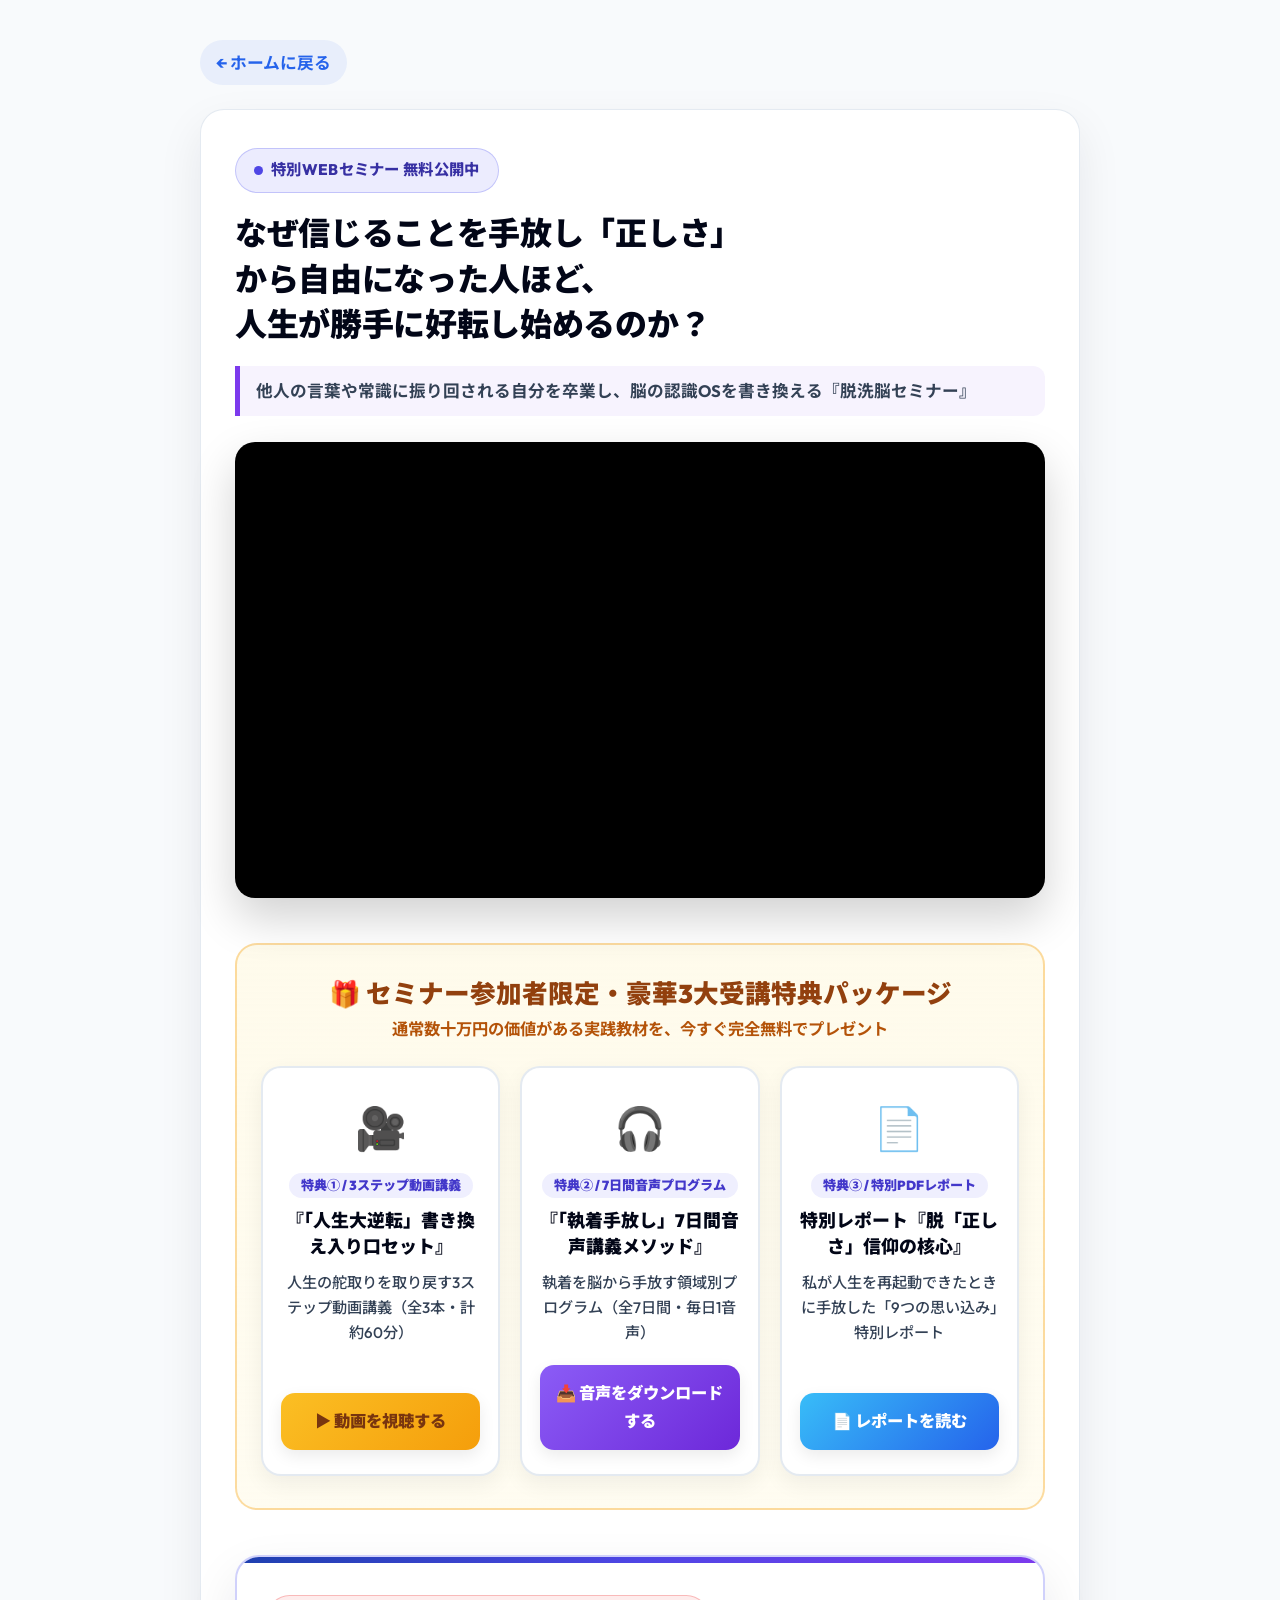
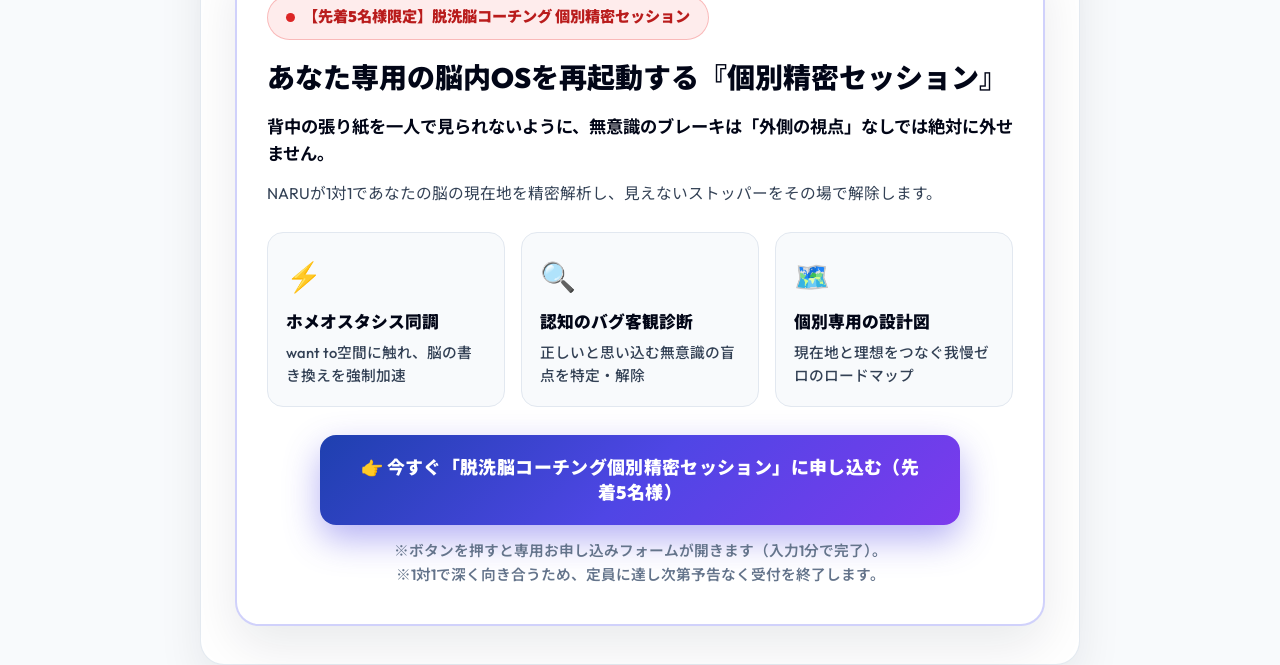
<file: seminar.html>
<!DOCTYPE html>
<html lang="ja">
<head>
  <meta charset="UTF-8">
  <meta name="viewport" content="width=device-width, initial-scale=1.0, viewport-fit=cover">
  <title>特別WEBセミナー：社会的洗脳を引き算し、我慢ゼロで人生を自動好転させる秘訣 | NARU</title>

  <link rel="preconnect" href="https://fonts.googleapis.com">
  <link rel="preconnect" href="https://fonts.gstatic.com" crossorigin>
  <link href="https://fonts.googleapis.com/css2?family=Noto+Sans+JP:wght@400;500;700;900&family=Outfit:wght@600;700;800;900&display=swap" rel="stylesheet">

  <style>
    :root{
      --bg:#f8fafc;
      --card:#ffffff;
      --text:#0f172a;
      --text-dark:#020617;
      --muted:#334155;
      --muted-light:#64748b;
      --blue:#2563eb;
      --purple:#7c3aed;
      --gradient:linear-gradient(135deg,#1e40af 0%,#4f46e5 50%,#7c3aed 100%);
      --gold:linear-gradient(135deg,#f59e0b 0%,#d97706 100%);
      --shadow:0 18px 45px rgba(15,23,42,.08);
      --shadow-sm:0 8px 22px rgba(15,23,42,.06);
      --border:#e2e8f0;
    }

    *{
      box-sizing:border-box;
      margin:0;
      padding:0;
      -webkit-tap-highlight-color:transparent;
    }

    html{
      -webkit-text-size-adjust:100%;
      scroll-behavior:smooth;
    }

    body{
      font-family:'Outfit','Noto Sans JP',-apple-system,BlinkMacSystemFont,sans-serif;
      background:var(--bg);
      color:var(--text);
      font-size:17px;
      line-height:1.75;
      -webkit-font-smoothing:antialiased;
      -moz-osx-font-smoothing:grayscale;
    }

    .seminar-page{
      max-width:920px;
      margin:0 auto;
      padding:40px 20px env(safe-area-inset-bottom, 40px);
    }

    .back-link{
      display:inline-flex;
      align-items:center;
      gap:8px;
      margin-bottom:24px;
      color:var(--blue);
      text-decoration:none;
      font-weight:700;
      font-size:1.05rem;
      padding:8px 16px;
      background:rgba(37,99,235,0.08);
      border-radius:100px;
      transition:transform 0.2s ease, background 0.2s ease;
    }
    .back-link:hover{
      background:rgba(37,99,235,0.15);
      transform:translateX(-3px);
    }

    .seminar-card{
      background:var(--card);
      border-radius:24px;
      padding:38px 34px;
      box-shadow:var(--shadow);
      border:1px solid rgba(226,232,240,0.9);
    }

    .header-tag{
      display:inline-flex;
      align-items:center;
      gap:8px;
      background:rgba(99,102,241,.12);
      border:1.5px solid rgba(99,102,241,.3);
      color:#3730a3;
      padding:8px 18px;
      border-radius:100px;
      font-size:0.96rem;
      font-weight:800;
      margin-bottom:18px;
      letter-spacing: 0.02em;
    }

    .header-tag span,
    .cta-alert-tag span{
      width:9px;
      height:9px;
      border-radius:50%;
      animation:pulse 1.5s infinite;
      flex-shrink:0;
    }

    .header-tag span{
      background:#4f46e5;
    }

    .seminar-title{
      font-size:clamp(1.5rem, 2.5vw, 2.05rem);
      font-weight:900;
      line-height:1.42;
      margin-bottom:18px;
      color:var(--text-dark);
      letter-spacing:-0.01em;
      word-break:keep-all;
      overflow-wrap:anywhere;
    }

    .seminar-subtitle{
      font-size:clamp(1.02rem, 1.3vw, 1.15rem);
      color:var(--muted);
      background:rgba(124,58,237,0.06);
      border-left:5px solid var(--purple);
      padding:12px 16px;
      border-radius:0 12px 12px 0;
      margin-bottom:26px;
      font-weight:700;
      line-height:1.6;
    }

    .video-wrap{
      position:relative;
      width:100%;
      padding-top:56.25%;
      border-radius:20px;
      overflow:hidden;
      box-shadow:0 20px 45px rgba(0,0,0,.18);
      margin:20px 0 45px;
      background:#000;
    }

    .video-wrap iframe{
      position:absolute;
      inset:0;
      width:100%;
      height:100%;
      border:0;
    }

    /* 🎁 豪華3大受講特典ボックス */
    .benefits-box{
      background:linear-gradient(180deg, rgba(254,243,199,0.35) 0%, rgba(255,251,235,0.7) 100%);
      border:2px solid rgba(245,158,11,0.35);
      border-radius:22px;
      padding:32px 24px;
      margin-bottom:45px;
    }

    .benefits-header{
      text-align:center;
      margin-bottom:24px;
    }

    .benefits-title{
      font-size:clamp(1.3rem, 2vw, 1.6rem);
      font-weight:900;
      color:#92400e;
      margin-bottom:6px;
      line-height:1.35;
    }

    .benefits-sub{
      font-size:1.02rem;
      color:#b45309;
      font-weight:700;
      line-height:1.5;
    }

    .benefits-grid{
      display:grid;
      grid-template-columns:repeat(3,1fr);
      gap:20px;
    }

    .benefit-card{
      background:white;
      border:2px solid rgba(226,232,240,0.9);
      border-radius:20px;
      padding:24px 18px;
      text-align:center;
      box-shadow:var(--shadow-sm);
      display:flex;
      flex-direction:column;
      transition:transform 0.2s ease, box-shadow 0.2s ease;
    }
    .benefit-card:hover{
      transform:translateY(-3px);
      box-shadow:0 14px 30px rgba(15,23,42,.1);
    }

    .bonus-icon{
      font-size:2.6rem;
      margin-bottom:8px;
    }

    .bonus-label{
      font-size:.82rem;
      font-weight:900;
      color:#4338ca;
      background:rgba(99,102,241,0.1);
      padding:4px 12px;
      border-radius:100px;
      display:inline-block;
      margin:0 auto 10px;
      line-height:1.3;
    }

    .bonus-name{
      font-size:1.12rem;
      font-weight:900;
      margin-bottom:10px;
      line-height:1.45;
      color:var(--text-dark);
    }

    .bonus-desc{
      font-size:0.95rem;
      color:var(--muted);
      margin-bottom:20px;
      flex:1;
      line-height:1.65;
      font-weight:500;
    }

    .bonus-btn{
      display:flex;
      align-items:center;
      justify-content:center;
      width:100%;
      min-height:52px;
      padding:14px 16px;
      border-radius:14px;
      text-decoration:none;
      font-weight:900;
      font-size:1.02rem;
      box-shadow:0 6px 16px rgba(0,0,0,0.08);
      transition:transform 0.15s ease, opacity 0.15s ease;
    }
    .bonus-btn:active{
      transform:scale(0.98);
    }

    .btn-gold{
      background:linear-gradient(135deg, #fbbf24 0%, #f59e0b 100%);
      color:#78350f;
    }

    .btn-purple{
      background:linear-gradient(135deg,#8b5cf6 0%,#6d28d9 100%);
      color:white;
    }

    .btn-blue{
      background:linear-gradient(135deg,#38bdf8 0%,#2563eb 100%);
      color:white;
    }

    /* CTA 個別セッションセクション */
    .cta-section{
      background:white;
      border:2.5px solid rgba(99,102,241,.3);
      border-radius:24px;
      padding:38px 30px;
      box-shadow:0 20px 50px rgba(15,23,42,.09);
      position:relative;
      overflow:hidden;
    }

    .cta-section::before{
      content:"";
      position:absolute;
      top:0;
      left:0;
      width:100%;
      height:6px;
      background:var(--gradient);
    }

    .cta-alert-tag{
      display:inline-flex;
      align-items:center;
      gap:8px;
      background:rgba(239,68,68,.1);
      border:1.5px solid rgba(239,68,68,.3);
      color:#b91c1c;
      padding:8px 18px;
      border-radius:99px;
      font-size:.95rem;
      font-weight:900;
      margin-bottom:18px;
    }

    .cta-alert-tag span{
      background:#dc2626;
    }

    .cta-title{
      font-size:clamp(1.35rem, 2.2vw, 1.75rem);
      font-weight:900;
      line-height:1.4;
      margin-bottom:16px;
      color:var(--text-dark);
    }

    .cta-lead{
      font-size:clamp(1.05rem, 1.35vw, 1.2rem);
      font-weight:700;
      color:var(--text-dark);
      margin-bottom:12px;
      line-height:1.6;
    }

    .cta-subtext{
      font-size:clamp(0.98rem, 1.2vw, 1.08rem);
      color:var(--muted);
      margin-bottom:24px;
      line-height:1.75;
    }

    /* 3大価値カード一覧 */
    .value-cards{
      display:grid;
      grid-template-columns:repeat(3,1fr);
      gap:16px;
      margin:22px 0 28px;
    }

    .value-card{
      background:#f8fafc;
      border:1.5px solid #e2e8f0;
      border-radius:16px;
      padding:18px;
      text-align:left;
    }

    .value-icon{
      font-size:1.8rem;
      margin-bottom:6px;
    }

    .value-name{
      font-size:1.05rem;
      font-weight:900;
      color:var(--text-dark);
      margin-bottom:6px;
    }

    .value-desc{
      font-size:0.92rem;
      color:var(--muted);
      line-height:1.55;
      font-weight:500;
    }

    .btn-container{
      text-align:center;
      margin-top:16px;
    }

    .cta-btn{
      display:inline-flex;
      justify-content:center;
      align-items:center;
      background:linear-gradient(135deg, #1e40af 0%, #4f46e5 50%, #7c3aed 100%);
      color:white;
      font-size:clamp(1.08rem, 1.4vw, 1.25rem);
      font-weight:900;
      line-height:1.4;
      text-decoration:none;
      padding:20px 36px;
      border-radius:16px;
      max-width:640px;
      width:100%;
      min-height:60px;
      box-shadow:0 14px 35px rgba(79,70,229,.42);
      transition:transform 0.2s ease, box-shadow 0.2s ease;
      letter-spacing:0.02em;
    }
    .cta-btn:hover{
      transform:translateY(-2px);
      box-shadow:0 18px 42px rgba(79,70,229,.52);
    }
    .cta-btn:active{
      transform:scale(0.98);
    }

    .cta-note{
      font-size:.92rem;
      color:var(--muted-light);
      margin-top:14px;
      font-weight:600;
      line-height:1.6;
    }

    @keyframes pulse{
      0%{transform:scale(.9);opacity:.6;}
      50%{transform:scale(1.2);opacity:1;}
      100%{transform:scale(.9);opacity:.6;}
    }

    /* ================= スマホ・モバイル最適化（最大幅 768px） ================= */
    @media(max-width:768px){
      body{
        font-size:16px;
      }

      .seminar-page{
        padding:16px 12px env(safe-area-inset-bottom, 24px);
      }

      .seminar-card{
        padding:24px 16px;
        border-radius:20px;
      }

      .back-link{
        font-size:0.95rem;
        margin-bottom:16px;
        padding:7px 14px;
      }

      .header-tag{
        font-size:0.9rem;
        padding:6px 14px;
        margin-bottom:14px;
      }

      .seminar-title{
        font-size:1.42rem;
        line-height:1.45;
        margin-bottom:14px;
      }

      .seminar-subtitle{
        font-size:0.98rem;
        padding:10px 14px;
        margin-bottom:20px;
        line-height:1.55;
      }

      .video-wrap{
        margin:16px 0 32px;
        border-radius:16px;
        box-shadow:0 12px 30px rgba(0,0,0,0.16);
      }

      /* 特典ボックス */
      .benefits-box{
        padding:24px 14px;
        border-radius:18px;
        margin-bottom:34px;
      }

      .benefits-title{
        font-size:1.28rem;
      }

      .benefits-sub{
        font-size:0.95rem;
      }

      .benefits-grid{
        grid-template-columns:1fr;
        gap:16px;
      }

      .benefit-card{
        padding:22px 16px;
        border-radius:18px;
      }

      .bonus-name{
        font-size:1.12rem;
      }

      .bonus-desc{
        font-size:0.96rem;
        margin-bottom:16px;
      }

      .bonus-btn{
        min-height:52px;
        font-size:1.02rem;
        border-radius:14px;
      }

      /* CTAセクション */
      .cta-section{
        padding:28px 16px;
        border-radius:20px;
      }

      .cta-alert-tag{
        font-size:0.88rem;
        padding:6px 14px;
        margin-bottom:14px;
      }

      .cta-title{
        font-size:1.32rem;
        line-height:1.4;
        margin-bottom:14px;
      }

      .cta-lead{
        font-size:1.05rem;
      }

      .cta-subtext{
        font-size:0.96rem;
        margin-bottom:18px;
      }

      .value-cards{
        grid-template-columns:1fr;
        gap:12px;
        margin:16px 0 22px;
      }

      .value-card{
        padding:16px;
      }

      .value-name{
        font-size:1.02rem;
      }

      .value-desc{
        font-size:0.92rem;
      }

      .cta-btn{
        font-size:1.05rem;
        padding:18px 20px;
        min-height:58px;
        border-radius:16px;
      }

      .cta-note{
        font-size:0.86rem;
      }
    }
  </style>
</head>

<body>

<main class="seminar-page">

  <a href="index.html" class="back-link">← ホームに戻る</a>

  <section class="seminar-card">

    <div class="header-tag">
      <span></span>特別WEBセミナー 無料公開中
    </div>

    <h1 class="seminar-title">
      なぜ信じることを手放し「正しさ」から自由になった人ほど、人生が勝手に好転し始めるのか？
    </h1>

    <p class="seminar-subtitle">
      他人の言葉や常識に振り回される自分を卒業し、脳の認識OSを書き換える『脱洗脳セミナー』
    </p>

    <!-- WEBセミナー動画埋め込み -->
    <div class="video-wrap">
      <iframe
        src="https://www.youtube.com/embed/ZmZPcYq2x6s"
        title="NARU 特別WEBセミナー"
        allow="accelerometer; autoplay; clipboard-write; encrypted-media; gyroscope; picture-in-picture"
        allowfullscreen>
      </iframe>
    </div>

    <!-- 🎁 豪華3大受講特典パッケージ -->
    <div class="benefits-box">
      <div class="benefits-header">
        <h2 class="benefits-title">
          🎁 セミナー参加者限定・豪華3大受講特典パッケージ
        </h2>
        <p class="benefits-sub">
          通常数十万円の価値がある実践教材を、今すぐ完全無料でプレゼント
        </p>
      </div>

      <div class="benefits-grid">

        <!-- 特典① -->
        <div class="benefit-card">
          <div class="bonus-icon">🎥</div>
          <div class="bonus-label">特典① / 3ステップ動画講義</div>
          <h3 class="bonus-name">『「人生大逆転」書き換え入り口セット』</h3>
          <p class="bonus-desc">
            人生の舵取りを取り戻す3ステップ動画講義（全3本・計約60分）
          </p>
          <a href="https://drive.google.com/drive/folders/1wtYwV_JYQp6a-1q6pcSO0mtqtHisUFOO?usp=sharing" target="_blank" class="bonus-btn btn-gold">▶ 動画を視聴する</a>
        </div>

        <!-- 特典② -->
        <div class="benefit-card">
          <div class="bonus-icon">🎧</div>
          <div class="bonus-label">特典② / 7日間音声プログラム</div>
          <h3 class="bonus-name">『「執着手放し」7日間音声講義メソッド』</h3>
          <p class="bonus-desc">
            執着を脳から手放す領域別プログラム（全7日間・毎日1音声）
          </p>
          <a href="https://drive.google.com/drive/folders/10aHEJKBUbO6wFkUrCWn_ctUnjmQHN8NW?usp=sharing" target="_blank" class="bonus-btn btn-purple">📥 音声をダウンロードする</a>
        </div>

        <!-- 特典③ -->
        <div class="benefit-card">
          <div class="bonus-icon">📄</div>
          <div class="bonus-label">特典③ / 特別PDFレポート</div>
          <h3 class="bonus-name">特別レポート『脱「正しさ」信仰の核心』</h3>
          <p class="bonus-desc">
            私が人生を再起動できたときに手放した「9つの思い込み」特別レポート
          </p>
          <a href="https://drive.google.com/file/d/1Vnsc349oOVO5ap9qXercjB1ptSYyBiWk/view?usp=drive_link"
             target="_blank"
             class="bonus-btn btn-blue">
            📄 レポートを読む
          </a>
        </div>

      </div>
    </div>

    <!-- 🚀 個別精密セッション CTA -->
    <section class="cta-section">
      <div class="cta-alert-tag">
        <span></span>
        【先着5名様限定】脱洗脳コーチング 個別精密セッション
      </div>

      <h2 class="cta-title">
        あなた専用の脳内OSを再起動する『個別精密セッション』
      </h2>

      <p class="cta-lead">
        背中の張り紙を一人で見られないように、無意識のブレーキは「外側の視点」なしでは絶対に外せません。
      </p>
      <p class="cta-subtext">
        NARUが1対1であなたの脳の現在地を精密解析し、見えないストッパーをその場で解除します。
      </p>

      <!-- 3大価値 -->
      <div class="value-cards">
        <div class="value-card">
          <div class="value-icon">⚡</div>
          <div class="value-name">ホメオスタシス同調</div>
          <div class="value-desc">want to空間に触れ、脳の書き換えを強制加速</div>
        </div>
        <div class="value-card">
          <div class="value-icon">🔍</div>
          <div class="value-name">認知のバグ客観診断</div>
          <div class="value-desc">正しいと思い込む無意識の盲点を特定・解除</div>
        </div>
        <div class="value-card">
          <div class="value-icon">🗺️</div>
          <div class="value-name">個別専用の設計図</div>
          <div class="value-desc">現在地と理想をつなぐ我慢ゼロのロードマップ</div>
        </div>
      </div>

      <div class="btn-container">
        <a href="https://docs.google.com/forms/d/e/1FAIpQLSctoF_4XLs9bSMyJfrhkEGH-So_X0XTidDN6QnlRENtwYpodQ/viewform"
           target="_blank"
           class="cta-btn">
          👉 今すぐ「脱洗脳コーチング個別精密セッション」に申し込む（先着5名様）
        </a>

        <p class="cta-note">
          ※ボタンを押すと専用お申し込みフォームが開きます（入力1分で完了）。<br>
          ※1対1で深く向き合うため、定員に達し次第予告なく受付を終了します。
        </p>
      </div>
    </section>

  </section>

</main>

</body>
</html>
</file>
<file: style.css>
:root{
  --content-width:1100px;
  --blue:#1565C0;
  --deep-blue:#0D47A1;
  --text:#1F2A44;
}

*{
  margin:0;
  padding:0;
  box-sizing:border-box;
}

html{
  scroll-behavior:smooth;
}

body{
  font-family:"Yu Gothic", "Hiragino Kaku Gothic ProN", sans-serif;
  background:#ffffff;
  color:var(--text);
}

section{
  width:100%;
  max-width:var(--content-width);
  margin:60px auto;
  padding:40px;
}

/* Hero */
.hero{
  max-width:none;
  width:100%;
  min-height:100vh;
  margin:0;
  padding:0;
  background:
    linear-gradient(rgba(255,255,255,0.25), rgba(255,255,255,0.25)),
    url("H1.png");
  background-size:cover;
  background-position:center;
  background-repeat:no-repeat;
}

.navbar{
    display:flex;
    justify-content:space-between;
    align-items:center;

    padding:20px 55px;

    background:rgba(15,23,42,.82);

    backdrop-filter:blur(15px);

    border-bottom:
        1px solid rgba(255,255,255,.1);

    box-shadow:
        0 8px 30px rgba(0,0,0,.35);

    position:sticky;
    top:0;
    z-index:1000;
}

.logo{
  display:flex;
  align-items:center;
  gap:14px;
}

.logo img{
  width:52px;
  height:52px;
  border-radius:8px;
  object-fit:cover;
}

.logo span{
  font-size:21px;
  color:white;
  font-weight:700;
  text-shadow:0 2px 8px rgba(0,0,0,.8);
}

.navbar ul{
  display:flex;
  list-style:none;
  gap:28px;
}

.navbar a{
  color:white;
  font-size:17px;
  font-weight:700;
  text-decoration:none;
  padding:8px 10px;
  border-radius:8px;
  text-shadow:0 2px 8px rgba(0,0,0,.8);
}

.navbar a:hover{
  background:rgba(255,255,255,.2);
}

.hero-content{
  max-width:var(--content-width);
  margin:0 auto;
  padding:110px 40px 80px;
}

.blue{
  color:#003cff;
  font-size:42px;
  line-height:1.55;
  font-weight:normal;
}

.red{
  color:red;
  font-size:50px;
  line-height:1.45;
  margin-top:24px;
  font-weight:normal;
}

.sub1,
.sub2{
  font-size:30px;
  color:#111;
}

.sub1{
  margin-top:35px;
}

.sub2{
  margin-top:18px;
}

.sub2 span{
  color:red;
}

.btn{
    display:inline-flex;
    align-items:center;
    justify-content:center;
    gap:12px;

    margin-top:40px;
    padding:22px 50px;

    background:linear-gradient(
        135deg,
        #FF7A18,
        #FF5722
    );

    color:#FFFFFF;

    border:none;
    border-radius:16px;

    text-decoration:none;

    font-size:28px;
    font-weight:700;

    box-shadow:
        0 10px 30px rgba(255,87,34,.45);

    transition:.3s;
}

.btn:hover{
    transform:translateY(-3px);
}
/* Common */
.webinar-box,
.problem-section,
.message-section,
.content-section,
.line-section,
.bonus-section,
.notice-box,
.support-section,
.contact-area,
.free-box,
.privacy-box{
  width:100%;
  max-width:var(--content-width);
  margin:60px auto;
  border-radius:22px;
}

/* Coach */
.coach-section{
  display:flex;
  gap:50px;
  align-items:center;
}

.coach-image{
  flex:0 0 38%;
  text-align:center;
}

.coach-image img{
  width:100%;
  max-width:380px;
}

.coach-text{
  flex:1;
}

.coach-text h2{
  color:#1557c8;
  font-size:36px;
  margin-bottom:28px;
  line-height:1.4;
}

.coach-text p{
  font-size:20px;
  line-height:1.9;
  margin-bottom:22px;
}

/* Webinar */
.webinar-box{
  background:white;
  border:3px solid var(--blue);
  box-shadow:0 10px 30px rgba(21,101,192,0.1);
}

.webinar-title{
  color:var(--deep-blue);
  font-size:28px;
  text-align:center;
  line-height:1.45;
  margin-bottom:28px;
}

.benefit-box{
  background:#f5fbff;
  border:2px solid #7bb7d8;
  border-radius:16px;
  padding:28px;
  margin-bottom:32px;
}

.benefit-title{
  text-align:center;
  color:var(--deep-blue);
  font-size:22px;
  font-weight:bold;
  margin-bottom:22px;
}

.benefit-item{
  font-size:18px;
  line-height:1.9;
  margin-bottom:10px;
}

.benefit-item span,
.problem-section li span{
  display:inline-block;
  color:var(--blue);
  font-weight:bold;
  margin-right:10px;
}

.video-wrap{
  position:relative;
  padding-top:56.25%;
  overflow:hidden;
  border-radius:14px;
  box-shadow:0 10px 30px rgba(0,0,0,0.15);
}

.video-wrap iframe{
  position:absolute;
  inset:0;
  width:100%;
  height:100%;
}

/* Problem */
.problem-section{
  background:#F8FBFF;
  border:3px solid var(--blue);
  box-shadow:0 10px 30px rgba(21,101,192,0.1);
}

.problem-section h2{
  color:var(--deep-blue);
  font-size:28px;
  text-align:center;
  line-height:1.45;
  margin-bottom:35px;
}

.problem-section ul{
  list-style:none;
}

.problem-section li{
  font-size:18px;
  line-height:2;
  margin-bottom:18px;
}

/* Message */
.message-section{
  background:var(--blue);
  color:white;
  text-align:center;
  box-shadow:0 15px 40px rgba(21,101,192,0.3);
}

.label{
  display:inline-block;
  background:#FF9800;
  padding:10px 32px;
  border-radius:30px;
  font-size:26px;
  font-weight:bold;
  margin-bottom:25px;
}

.message-section h2{
  font-size:22px;
  line-height:1.7;
  margin-bottom:22px;
}

.message-section p{
  font-size:18px;
  line-height:1.8;
  margin-bottom:20px;
}

/* Contents */
.content-section{
  background:white;
  border:3px solid #81C4FF;
  box-shadow:0 10px 35px rgba(0,120,200,0.1);
}

.content-section h2{
  text-align:center;
  color:var(--blue);
  font-size:25px;
  line-height:1.5;
  margin-bottom:35px;
}

.content-card{
  background:#F8FDFF;
  border:2px solid #81C4FF;
  border-radius:14px;
  padding:25px;
  margin-bottom:25px;
}

.content-card h3{
  background:#E3F2FD;
  color:var(--blue);
  font-size:19px;
  text-align:center;
  padding:14px;
  border-radius:10px;
  margin-bottom:16px;
  line-height:1.5;
}

.content-card p{
  font-size:16px;
  line-height:1.9;
}

/* LINE */
.line-section,
.contact-area{
  background:#f0f7ff;
  border:3px solid #00B900;
  text-align:center;
}

.line-label{
  display:inline-block;
  background:#E6F4EA;
  color:#1a73e8;
  font-size:18px;
  font-weight:bold;
  padding:12px 30px;
  border-radius:50px;
  border:2px dashed #00B900;
  margin-bottom:25px;
}

.line-section p,
.contact-area p{
  font-size:20px;
  line-height:1.7;
  margin-bottom:30px;
}

.line-section a,
.line-contact-btn{
  display:inline-block;
  background:#00B900;
  color:white;
  font-size:22px;
  font-weight:bold;
  padding:18px 60px;
  border-radius:50px;
  text-decoration:none;
  box-shadow:0 10px 20px rgba(0,195,0,.3);
}

/* Bonus */
.bonus-section{
  background:#F0F7FF;
  border:3px solid var(--blue);
  text-align:center;
}

.bonus-section h2{
  font-size:26px;
  line-height:1.55;
  margin-bottom:35px;
}

.bonus-card{
  background:linear-gradient(135deg, #FFCC80, #FFB74D);
  border:4px solid #E65100;
  border-radius:16px;
  padding:30px 24px;
  margin-bottom:25px;
  text-align:left;
}

.bonus-card span{
  display:inline-block;
  background:#E65100;
  color:white;
  font-weight:bold;
  padding:6px 24px;
  border-radius:30px;
  margin-bottom:15px;
}

.bonus-card h3{
  font-size:22px;
  margin-bottom:15px;
  text-align:center;
}

.bonus-card p{
  font-size:16px;
  line-height:1.8;
}

.form-btn{
  display:inline-block;
  background:#1A73E8;
  color:white;
  font-size:18px;
  font-weight:bold;
  padding:16px 50px;
  border-radius:50px;
  text-decoration:none;
}

/* Notice */
.notice-box{
  background:#f8f1e3;
  border:8px solid #8b0000;
  box-shadow:inset 0 0 0 3px #d8b25d;
  text-align:center;
  position:relative;
  margin-top:90px;
}

.icon{
  position:absolute;
  top:-45px;
  left:50%;
  transform:translateX(-50%);
  font-size:80px;
}

.notice-box h2{
  color:#6b5845;
  font-size:30px;
  margin:35px 0 25px;
  font-weight:normal;
}

.notice-box p{
  font-size:20px;
  line-height:1.8;
}

.notice-box strong{
  color:#D32F2F;
}

/* Support */
.support-box{
  border:3px solid #76b2d8;
  padding:40px;
  margin-bottom:40px;
  background:#fff;
}

.support-box h2{
  text-align:center;
  color:var(--blue);
  font-size:36px;
  margin-bottom:30px;
  padding-bottom:25px;
  border-bottom:1px solid #76b2d8;
}

.support-item{
  display:flex;
  gap:20px;
  margin-bottom:30px;
}

.support-item span{
  color:var(--blue);
  font-size:44px;
  font-weight:bold;
}

.support-item p{
  font-size:20px;
  line-height:2;
}

/* Free & Privacy */
.free-box{
  border:3px solid #76b2d8;
  text-align:center;
  background:#f8fcff;
}

.free-box p{
  color:#ff4b4b;
  font-size:22px;
  line-height:2;
}

.privacy-box{
  border:3px solid #76b2d8;
  background:white;
}

.privacy-box h2,
.contact-area h2{
  text-align:center;
  font-size:34px;
  color:#6b5845;
  margin-bottom:30px;
  padding-bottom:20px;
  border-bottom:1px solid #76b2d8;
}

.privacy-box p{
  font-size:18px;
  line-height:2;
}

/* Footer */
.footer{
  background:#1F2A44;
  color:white;
  text-align:center;
  padding:60px 20px;
}

.footer-logo img{
  width:80px;
  border-radius:10px;
  margin-bottom:15px;
}

.footer-logo h3{
  font-size:28px;
  margin-bottom:30px;
}

.footer-links{
  display:flex;
  justify-content:center;
  flex-wrap:wrap;
  gap:30px;
  margin-bottom:30px;
}

.footer-links a{
  color:white;
  text-decoration:none;
  font-size:18px;
}

.footer-links a:hover{
  color:#81C4FF;
}

.copyright{
  font-size:14px;
  opacity:0.8;
}

/* Smartphone */
@media screen and (max-width:768px){
  section,
  .webinar-box,
  .problem-section,
  .message-section,
  .content-section,
  .line-section,
  .bonus-section,
  .notice-box,
  .support-section,
  .contact-area,
  .free-box,
  .privacy-box{
    width:95%;
    margin:35px auto;
    padding:25px 18px;
  }

  .hero{
    width:100%;
    min-height:auto;
    padding-bottom:40px;
  }

  .navbar{
    flex-direction:column;
    gap:15px;
    padding:18px;
  }

  .logo span{
    font-size:17px;
  }

  .navbar ul{
    flex-wrap:wrap;
    justify-content:center;
    gap:12px;
  }

  .navbar a{
    font-size:14px;
  }

  .hero-content{
    padding:40px 20px;
  }

  .blue{
    font-size:29px;
  }

  .red{
    font-size:35px;
  }

  .sub1,
  .sub2{
    font-size:22px;
  }

  .btn{
    width:100%;
    text-align:center;
    padding:14px;
    font-size:16px;
  }

  .coach-section{
    flex-direction:column;
    gap:25px;
  }

  .coach-image{
    flex:none;
    width:100%;
  }

  .coach-image img{
    width:85%;
  }

  .coach-text h2{
    font-size:27px;
  }

  .coach-text p{
    font-size:16px;
  }

  .webinar-title,
  .problem-section h2,
  .content-section h2,
  .bonus-section h2{
    font-size:21px;
  }

  .support-box{
    padding:25px;
  }

  .support-box h2{
    font-size:26px;
  }

  .support-item{
    gap:10px;
  }

  .support-item span{
    font-size:32px;
  }

  .support-item p{
    font-size:16px;
    line-height:1.9;
  }

  .contact-area h2,
  .privacy-box h2{
    font-size:24px;
  }

  .contact-area p,
  .privacy-box p{
    font-size:16px;
  }

  .free-box p{
    font-size:18px;
  }

  .line-section a,
  .form-btn,
  .line-contact-btn{
    width:100%;
    padding:16px 20px;
    font-size:18px;
  }

  .footer-logo h3{
    font-size:22px;
  }

  .footer-links{
    flex-direction:column;
    gap:15px;
  }

  .footer-links a{
    font-size:16px;
  }
}
</file>
